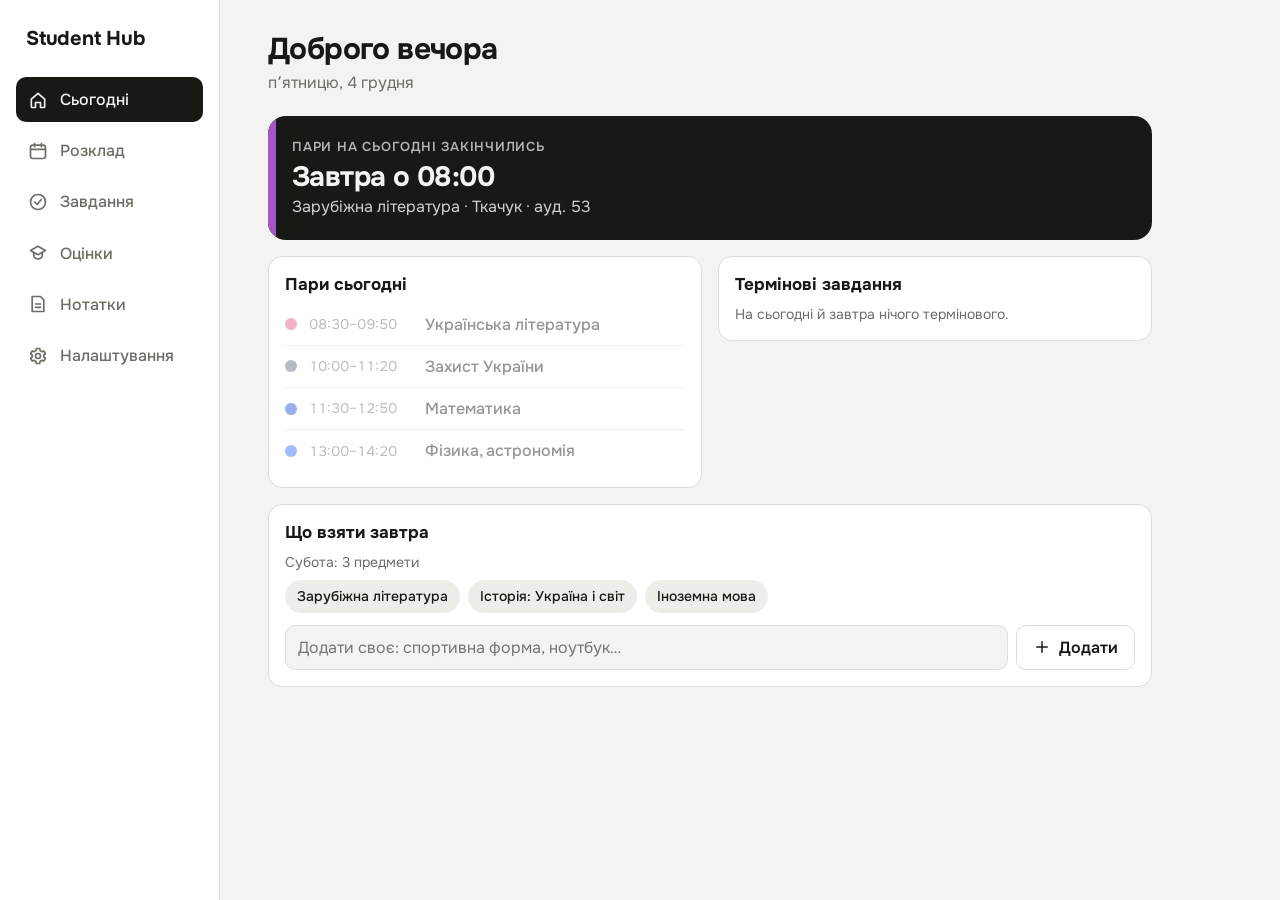
<file: index.html>
<!DOCTYPE html>
<html lang="uk">
<head>
<meta charset="utf-8">
<meta name="viewport" content="width=device-width, initial-scale=1, viewport-fit=cover">
<title>Student Hub</title>
<link rel="preconnect" href="https://fonts.googleapis.com">
<link rel="preconnect" href="https://fonts.gstatic.com" crossorigin>
<link href="https://fonts.googleapis.com/css2?family=Onest:wght@400;500;600;700&display=swap" rel="stylesheet">
<style>
:root{
  --bg:#f3f4f1; --surface:#ffffff; --surface-2:#eceee9; --ink:#171a14; --muted:#6a6f64;
  --line:#dcdfd7; --accent:#2f6df6; --accent-ink:#ffffff; --danger:#d23b3b; --ok:#2e9d62;
  --radius:14px; color-scheme:light;
}
:root[data-theme="dark"]{
  --bg:#12130f; --surface:#1b1d17; --surface-2:#24271f; --ink:#eef0e8; --muted:#9aa093;
  --line:#2f3329; --danger:#ff6b6b; --ok:#5fd394; color-scheme:dark;
}
*{box-sizing:border-box}
html,body{margin:0;height:100%}
body{font-family:"Onest",system-ui,-apple-system,"Segoe UI",sans-serif;background:var(--bg);color:var(--ink);font-size:16px;line-height:1.45}
button,input,select,textarea{font:inherit;color:inherit}
button{cursor:pointer}
:focus-visible{outline:2px solid var(--accent);outline-offset:2px}

.app{display:grid;grid-template-columns:220px 1fr;min-height:100%}
.side{position:sticky;top:0;height:100vh;padding:24px 16px;border-right:1px solid var(--line);display:flex;flex-direction:column;gap:6px;background:var(--surface)}
.brand{font-weight:700;font-size:20px;letter-spacing:-.01em;padding:0 10px 18px}
.nav-btn{display:flex;align-items:center;gap:12px;width:100%;text-align:left;padding:11px 12px;border:0;border-radius:10px;background:none;color:var(--muted);font-weight:500}
.nav-btn svg{width:20px;height:20px;flex:none}
.nav-btn:hover{background:var(--surface-2);color:var(--ink)}
.nav-btn[aria-current="page"]{background:var(--ink);color:var(--bg)}
.side .who{margin-top:auto;padding:12px;color:var(--muted);font-size:14px}

main{padding:32px clamp(16px,4vw,48px) 48px;max-width:980px;width:100%}
.page-head{display:flex;justify-content:space-between;align-items:flex-end;gap:16px;flex-wrap:wrap;margin-bottom:22px}
h1{font-size:30px;line-height:1.15;margin:0;letter-spacing:-.02em}
.sub{color:var(--muted);margin:4px 0 0}
.btn{display:inline-flex;align-items:center;gap:8px;padding:10px 16px;border-radius:10px;border:1px solid var(--line);background:var(--surface);font-weight:600}
.btn:hover{border-color:var(--ink)}
.btn.primary{background:var(--accent);border-color:var(--accent);color:var(--accent-ink)}
.btn.primary:hover{filter:brightness(1.08)}
.btn.danger{color:var(--danger)}
.btn.small{padding:6px 10px;font-size:14px}
.btn svg{width:18px;height:18px}

/* schedule */
.days{display:flex;gap:6px;overflow-x:auto;padding-bottom:4px;margin-bottom:20px}
.day{flex:1 0 auto;min-width:64px;padding:10px 12px;border:1px solid var(--line);border-radius:12px;background:var(--surface);text-align:center;font-weight:600}
.day small{display:block;color:var(--muted);font-weight:500;font-size:12px}
.day[aria-selected="true"]{background:var(--ink);border-color:var(--ink);color:var(--bg)}
.day[aria-selected="true"] small{color:inherit;opacity:.7}
.day.today:not([aria-selected="true"]){border-color:var(--accent)}
.lessons{display:flex;flex-direction:column;gap:10px}
.lesson{display:grid;grid-template-columns:76px 1fr;gap:14px;align-items:stretch}
.lesson .t{padding-top:14px;text-align:right;font-variant-numeric:tabular-nums;font-weight:600}
.lesson .t span{display:block;color:var(--muted);font-weight:400;font-size:14px}
.lesson .card{background:var(--surface);border:1px solid var(--line);border-left:6px solid var(--c);border-radius:var(--radius);padding:14px 16px}
.lesson.now .card{box-shadow:0 0 0 2px var(--c)}
.lesson .name{font-weight:600;font-size:18px}
.lesson .meta{color:var(--muted);font-size:14px;margin-top:2px}
.badge{display:inline-block;margin-left:8px;padding:2px 8px;border-radius:99px;background:var(--c);color:#fff;font-size:12px;font-weight:600;vertical-align:2px}
.empty{padding:40px 16px;text-align:center;color:var(--muted);border:1px dashed var(--line);border-radius:var(--radius)}

/* lists */
.panel{background:var(--surface);border:1px solid var(--line);border-radius:var(--radius);padding:16px}
.row-form{display:flex;gap:8px;flex-wrap:wrap;margin-bottom:16px}
.field{display:flex;flex-direction:column;gap:6px;min-width:0}
.field>span{font-size:13px;color:var(--muted);font-weight:500}
input[type=text],input[type=time],input[type=date],input[type=number],select,textarea{width:100%;padding:10px 12px;border-radius:10px;border:1px solid var(--line);background:var(--bg)}
input[type=color]{width:100%;height:42px;padding:3px;border-radius:10px;border:1px solid var(--line);background:var(--bg)}
.grow{flex:1 1 200px}
.item{display:flex;align-items:center;gap:12px;padding:12px 4px;border-top:1px solid var(--line)}
.item:first-child{border-top:0}
.item .body{flex:1;min-width:0}
.item .title{font-weight:500;overflow-wrap:anywhere}
.item .note{font-size:13px;color:var(--muted)}
.item.done .title{text-decoration:line-through;color:var(--muted)}
.item.late .note{color:var(--danger)}
.chk{width:22px;height:22px;accent-color:var(--ok);flex:none}
.icon-btn{border:0;background:none;color:var(--muted);padding:6px;border-radius:8px;display:inline-flex}
.icon-btn:hover{background:var(--surface-2);color:var(--ink)}
.icon-btn.del:hover{color:var(--danger)}
.icon-btn svg{width:18px;height:18px}

.stats{display:grid;grid-template-columns:repeat(auto-fit,minmax(150px,1fr));gap:10px;margin-bottom:16px}
.stat{background:var(--surface);border:1px solid var(--line);border-radius:var(--radius);padding:14px 16px}
.stat b{display:block;font-size:28px;letter-spacing:-.02em}
.stat span{color:var(--muted);font-size:14px}
.grade{min-width:44px;text-align:center;padding:4px 10px;border-radius:8px;background:var(--surface-2);font-weight:700;font-variant-numeric:tabular-nums}

.notes{display:grid;grid-template-columns:repeat(auto-fill,minmax(250px,1fr));gap:12px}
.note-card{background:var(--surface);border:1px solid var(--line);border-radius:var(--radius);padding:14px 16px;display:flex;flex-direction:column;gap:6px;cursor:pointer;text-align:left}
.note-card:hover{border-color:var(--ink)}
.note-card h3{margin:0;font-size:17px}
.note-card p{margin:0;color:var(--muted);font-size:14px;display:-webkit-box;-webkit-line-clamp:4;-webkit-box-orient:vertical;overflow:hidden;white-space:pre-wrap}

/* modal */
dialog{border:0;padding:0;border-radius:18px;background:var(--surface);color:var(--ink);width:min(560px,calc(100% - 24px));max-height:calc(100% - 24px);box-shadow:0 24px 80px rgba(0,0,0,.35)}
dialog::backdrop{background:rgba(10,12,8,.55);backdrop-filter:blur(3px)}
dialog[open]{animation:pop .18s ease-out}
@keyframes pop{from{opacity:0;transform:translateY(10px) scale(.98)}}
.m-head{display:flex;justify-content:space-between;align-items:center;padding:18px 20px 8px}
.m-head h2{margin:0;font-size:20px}
.m-body{padding:8px 20px 20px;display:flex;flex-direction:column;gap:14px}
.grid2{display:grid;grid-template-columns:1fr 1fr;gap:10px}
.chips{display:flex;gap:6px;flex-wrap:wrap}
.chip input{position:absolute;opacity:0;pointer-events:none}
.chip span{display:inline-block;padding:7px 12px;border:1px solid var(--line);border-radius:99px;font-weight:600;font-size:14px;cursor:pointer}
.chip input:checked+span{background:var(--ink);color:var(--bg);border-color:var(--ink)}
.chip input:focus-visible+span{outline:2px solid var(--accent);outline-offset:2px}
.actions{display:flex;gap:8px}
.mini-list{border-top:1px solid var(--line);padding-top:12px}
.mini-list h3{margin:0 0 4px;font-size:15px;color:var(--muted);font-weight:600}
.dot{width:12px;height:12px;border-radius:50%;background:var(--c);flex:none}
.toast{position:fixed;left:50%;bottom:24px;transform:translateX(-50%);background:var(--ink);color:var(--bg);padding:10px 16px;border-radius:10px;font-weight:500;opacity:0;pointer-events:none;transition:opacity .2s;z-index:50}
.toast.show{opacity:1}


/* today */
.hero{background:var(--ink);color:var(--bg);border-radius:18px;padding:22px 24px;margin-bottom:16px;position:relative;overflow:hidden}
.hero::before{content:"";position:absolute;left:0;top:0;bottom:0;width:8px;background:var(--c,var(--accent))}
.hero .kicker{font-size:13px;font-weight:600;opacity:.7;text-transform:uppercase;letter-spacing:.06em}
.hero .big{font-size:28px;font-weight:700;letter-spacing:-.02em;margin:4px 0 2px;line-height:1.15}
.hero .when{font-size:16px;opacity:.85}
.cols{display:grid;grid-template-columns:1fr 1fr;gap:16px;align-items:start}
.panel h2{margin:0 0 6px;font-size:17px}
.panel .hint{margin:0 0 8px;color:var(--muted);font-size:14px}
.tl{display:flex;gap:12px;align-items:center;padding:9px 0;border-top:1px solid var(--line)}
.tl:first-of-type{border-top:0}
.tl.past{opacity:.45}
.tl .tm{width:104px;white-space:nowrap;font-variant-numeric:tabular-nums;font-size:14px;color:var(--muted);flex:none}
.tl .nm{font-weight:500}
.tl.now .nm::after{content:"зараз";margin-left:8px;font-size:12px;font-weight:600;background:var(--c);color:#fff;border-radius:99px;padding:2px 8px}
.pack{display:flex;flex-wrap:wrap;gap:8px;margin:6px 0 12px}
.pack span{display:inline-flex;align-items:center;gap:6px;padding:6px 12px;border-radius:99px;background:var(--surface-2);font-size:14px;font-weight:500}
.pack span button{border:0;background:none;color:var(--muted);padding:0;font-size:16px;line-height:1}
.pack span button:hover{color:var(--danger)}
@media (max-width:760px){.cols{grid-template-columns:1fr}.hero .big{font-size:23px}}
@media (max-width:760px){
  .app{grid-template-columns:1fr;padding-bottom:70px}
  .side{position:fixed;inset:auto 0 0 0;height:auto;flex-direction:row;padding:6px 6px calc(6px + env(safe-area-inset-bottom));border-right:0;border-top:1px solid var(--line);z-index:20;gap:2px}
  .brand,.side .who{display:none}
  .nav-btn{flex-direction:column;gap:2px;padding:6px 2px;font-size:11px;justify-content:center;align-items:center;text-align:center}
  .nav-btn[aria-current="page"]{background:var(--surface-2);color:var(--ink)}
  main{padding-top:max(20px,env(safe-area-inset-top))}
  h1{font-size:25px}
  .lesson{grid-template-columns:58px 1fr;gap:10px}
}
@media (prefers-reduced-motion:reduce){dialog[open]{animation:none}.toast{transition:none}}
</style>
</head>
<body>
<div class="app">
  <nav class="side" aria-label="Розділи">
    <div class="brand">Student Hub</div>
    <button class="nav-btn" data-page="today"><svg viewBox="0 0 24 24" fill="none" stroke="currentColor" stroke-width="2" stroke-linecap="round" stroke-linejoin="round"><path d="M4 11l8-7 8 7v9a1 1 0 0 1-1 1h-4v-6H9v6H5a1 1 0 0 1-1-1z"/></svg>Сьогодні</button>
    <button class="nav-btn" data-page="schedule"><svg viewBox="0 0 24 24" fill="none" stroke="currentColor" stroke-width="2" stroke-linecap="round" stroke-linejoin="round"><rect x="3" y="5" width="18" height="16" rx="3"/><path d="M8 3v4M16 3v4M3 10h18"/></svg>Розклад</button>
    <button class="nav-btn" data-page="tasks"><svg viewBox="0 0 24 24" fill="none" stroke="currentColor" stroke-width="2" stroke-linecap="round" stroke-linejoin="round"><circle cx="12" cy="12" r="9"/><path d="m8 12 3 3 5-6"/></svg>Завдання</button>
    <button class="nav-btn" data-page="grades"><svg viewBox="0 0 24 24" fill="none" stroke="currentColor" stroke-width="2" stroke-linecap="round" stroke-linejoin="round"><path d="M3 9l9-5 9 5-9 5-9-5z"/><path d="M7 11.5V16c0 1.5 2.5 3 5 3s5-1.500 5-3v-4.500"/></svg>Оцінки</button>
    <button class="nav-btn" data-page="notes"><svg viewBox="0 0 24 24" fill="none" stroke="currentColor" stroke-width="2" stroke-linecap="round" stroke-linejoin="round"><path d="M5 3h10l4 4v14H5z"/><path d="M9 12h6M9 16h6"/></svg>Нотатки</button>
    <button class="nav-btn" data-page="settings"><svg viewBox="0 0 24 24" fill="none" stroke="currentColor" stroke-width="2" stroke-linecap="round" stroke-linejoin="round"><circle cx="12" cy="12" r="3"/><path d="M19 12a7 7 0 0 0-.1-1.200l2-1.500-2-3.400-2.300 1a7 7 0 0 0-2-1.200L14 3h-4l-.6 2.700a7 7 0 0 0-2 1.200l-2.300-1-2 3.400 2 1.500A7 7 0 0 0 5 12c0 .4 0 .8.100 1.200l-2 1.500 2 3.400 2.300-1a7 7 0 0 0 2 1.200L10 21h4l.6-2.700a7 7 0 0 0 2-1.200l2.300 1 2-3.400-2-1.500c.1-.4.100-.8.100-1.200z"/></svg>Налаштування</button>
    <div class="who" id="who"></div>
  </nav>
  <main id="view"></main>
</div>

<dialog id="lessonDialog" aria-labelledby="lessonTitle">
  <div class="m-head">
    <h2 id="lessonTitle">Редагування розкладу</h2>
    <button class="icon-btn" id="closeLesson" aria-label="Закрити"><svg viewBox="0 0 24 24" fill="none" stroke="currentColor" stroke-width="2" stroke-linecap="round"><path d="M6 6l12 12M18 6 6 18"/></svg></button>
  </div>
  <div class="m-body">
    <div id="formTitle" style="font-weight:600">Нова пара</div>
    <div class="grid2">
      <label class="field"><span>Предмет</span><input type="text" id="fSubject" autocomplete="off"></label>
      <label class="field"><span>Аудиторія</span><input type="text" id="fRoom" autocomplete="off"></label>
      <label class="field" style="grid-column:1/-1"><span>Викладач</span><input type="text" id="fTeacher" autocomplete="off"></label>
      <label class="field"><span>Початок</span><input type="time" id="fStart" value="08:30"></label>
      <label class="field"><span>Кінець</span><input type="time" id="fEnd" value="09:50"></label>
    </div>
    <div class="field"><span>Дні</span><div class="chips" id="fDays"></div></div>
    <label class="field" style="max-width:160px"><span>Колір</span><input type="color" id="fColor" value="#2f6df6"></label>
    <div class="actions">
      <button class="btn primary" id="saveLesson">Зберегти</button>
      <button class="btn" id="cancelEdit">Скасувати</button>
    </div>
    <div class="mini-list">
      <h3 id="listTitle">Пари цього дня</h3>
      <div id="miniList"></div>
    </div>
  </div>
</dialog>

<dialog id="noteDialog" aria-labelledby="noteDlgTitle">
  <div class="m-head">
    <h2 id="noteDlgTitle">Нотатка</h2>
    <button class="icon-btn" id="closeNote" aria-label="Закрити"><svg viewBox="0 0 24 24" fill="none" stroke="currentColor" stroke-width="2" stroke-linecap="round"><path d="M6 6l12 12M18 6 6 18"/></svg></button>
  </div>
  <div class="m-body">
    <label class="field"><span>Заголовок</span><input type="text" id="nTitle"></label>
    <label class="field"><span>Текст</span><textarea id="nText" rows="8"></textarea></label>
    <div class="actions">
      <button class="btn primary" id="saveNote">Зберегти</button>
      <button class="btn danger" id="delNote">Видалити</button>
    </div>
  </div>
</dialog>

<div class="toast" id="toast" role="status"></div>

<script>
(function(){
  const KEY = 'studenthub.v2';
  const DAYS = ['Пн','Вт','Ср','Чт','Пт','Сб','Нд'];
  const DAYS_FULL = ['Понеділок','Вівторок','Середа','Четвер','Пʼятниця','Субота','Неділя'];
  /* ---- Готовий розклад 11-ІТ ---- */
  const WEEK = [['08:30','09:50'],['10:00','11:20'],['11:30','12:50'],['13:00','14:20']];
  const SAT  = [['08:00','09:00'],['09:10','10:10'],['10:20','11:20']];
  const COLORS = {'Фізична культура':'#e8743b','Українська мова':'#d9453d','Біологія, екологія':'#2e9d62','Зарубіжна література':'#a855c7','Історія: Україна і світ':'#8a6a3b','Іноземна мова':'#0ea5b7','Хімія':'#c79a00','Фізика, астрономія':'#2f6df6','Інформатика':'#4c5bd4','Українська література':'#e0577f','Географія':'#5a9a2f','Математика':'#1d4ed8','Захист України':'#5f6b7a'};
  // [день 0=Пн, номер пари, предмет, викладач]
  const PLAN = [
    [1,1,'Фізична культура','Турчик'],[1,2,'Українська мова','Миронюк'],[1,3,'Біологія, екологія','Зіняч'],
    [2,1,'Хімія','Зіняч'],[2,2,'Фізика, астрономія','Грицик'],[2,3,'Інформатика','Гребіненко'],
    [3,1,'Зарубіжна література','Ткачук'],[3,2,'Історія: Україна і світ','Коняхін'],[3,3,'Іноземна мова','Музичук'],
    [4,1,'Українська література','Миронюк'],[4,2,'Захист України','Шмігель'],[4,3,'Математика','Герасимчук'],[4,4,'Фізика, астрономія','Грицик'],
    [0,1,'Хімія','Зіняч'],[0,2,'Фізика, астрономія','Грицик'],[0,3,'Математика','Герасимчук'],
    [5,1,'Зарубіжна література','Ткачук'],[5,2,'Історія: Україна і світ','Коняхін'],[5,3,'Іноземна мова','Музичук']
  ];
  const SEED = PLAN.map(([d,n,subject,teacher],i)=>{
    const [start,end] = (d===5?SAT:WEEK)[n-1];
    return {id:'s'+i, subject, teacher, room:'53', start, end, color:COLORS[subject]||'#2f6df6', days:[d]};
  });
  const defaults = {seeded:true,seedVersion:3,lessons:SEED,tasks:[],grades:[],notes:[],settings:{name:'',theme:'light',accent:'#2f6df6'}};

  let state = load();
  let page = (function(){ try{ return location.hash.slice(1); }catch(e){ return ''; } })() || 'today';
  if(!['today','schedule','tasks','grades','notes','settings'].includes(page)) page = 'today';
  const todayIdx = (new Date().getDay() + 6) % 7;
  let selDay = todayIdx;
  let editingId = null;
  let editingNote = null;

  const $ = s => document.querySelector(s);
  const view = $('#view');
  const uid = () => Math.random().toString(36).slice(2,9) + Date.now().toString(36).slice(-3);
  const esc = s => String(s ?? '').replace(/[&<>"']/g, c => ({'&':'&amp;','<':'&lt;','>':'&gt;','"':'&quot;',"'":'&#39;'}[c]));

  function load(){
    try{
      const s = JSON.parse(localStorage.getItem(KEY));
      if(s){
        const st = {...structuredClone(defaults), ...s, settings:{...defaults.settings, ...(s.settings||{})}};
        const untouched = (s.lessons||[]).every(l => /^s\d+$/.test(l.id));
        if((!s.seeded && !(s.lessons||[]).length) || (s.seedVersion!==3 && untouched)){ st.lessons = structuredClone(SEED); }
        st.seeded = true; st.seedVersion = 3;
        return st;
      }
    }catch(e){}
    return structuredClone(defaults);
  }
  function save(){ try{ localStorage.setItem(KEY, JSON.stringify(state)); }catch(e){ toast('Не вдалося зберегти дані'); } }
  function toast(msg){ const t=$('#toast'); t.textContent=msg; t.classList.add('show'); clearTimeout(toast.t); toast.t=setTimeout(()=>t.classList.remove('show'),1800); }

  function applyTheme(){
    const r = document.documentElement;
    r.dataset.theme = state.settings.theme;
    r.style.setProperty('--accent', state.settings.accent);
    $('#who').textContent = state.settings.name ? 'Привіт, ' + state.settings.name : '';
  }

  const icoEdit = '<svg viewBox="0 0 24 24" fill="none" stroke="currentColor" stroke-width="2" stroke-linecap="round" stroke-linejoin="round"><path d="M4 20h4L19 9l-4-4L4 16z"/></svg>';
  const icoDel = '<svg viewBox="0 0 24 24" fill="none" stroke="currentColor" stroke-width="2" stroke-linecap="round" stroke-linejoin="round"><path d="M4 7h16M10 11v6M14 11v6M6 7l1 13h10l1-13M9 7V4h6v3"/></svg>';
  const icoPlus = '<svg viewBox="0 0 24 24" fill="none" stroke="currentColor" stroke-width="2" stroke-linecap="round"><path d="M12 5v14M5 12h14"/></svg>';

  /* ---------- routing ---------- */
  function go(p){ page = p; try{ history.replaceState(null,'','#'+p); }catch(e){} render(); }
  document.querySelectorAll('.nav-btn').forEach(b => b.addEventListener('click', () => go(b.dataset.page)));

  function render(){
    document.querySelectorAll('.nav-btn').forEach(b => b.toggleAttribute('aria-current', b.dataset.page === page) || b.removeAttribute('aria-current'));
    document.querySelectorAll('.nav-btn').forEach(b => { if(b.dataset.page===page) b.setAttribute('aria-current','page'); });
    ({today:rToday,schedule:rSchedule,tasks:rTasks,grades:rGrades,notes:rNotes,settings:rSettings}[page] || rToday)();
  }


  /* ---------- today ---------- */
  function fmtIn(min){
    if(min<=0) return 'зараз';
    const h = Math.floor(min/60), m = min%60;
    return 'через ' + (h ? h+' год ' : '') + (m||!h ? m+' хв' : '');
  }
  function rToday(){
    const now = new Date(), nowMin = now.getHours()*60+now.getMinutes();
    const list = dayLessons(todayIdx);
    const cur = list.find(l => nowMin>=toMin(l.start) && nowMin<toMin(l.end));
    const nxt = list.find(l => toMin(l.start)>nowMin);
    const hour = now.getHours();
    const greet = hour<5 ? 'Доброї ночі' : hour<12 ? 'Доброго ранку' : hour<18 ? 'Доброго дня' : 'Доброго вечора';
    const dateStr = now.toLocaleDateString('uk-UA',{weekday:'long',day:'numeric',month:'long'});

    let hero;
    const meta = l => [l.teacher, l.room?'ауд. '+l.room:''].filter(Boolean).map(esc).join(' · ');
    if(cur){
      hero = `<div class="hero" style="--c:${esc(cur.color)}"><div class="kicker">Зараз іде</div><div class="big">${esc(cur.subject)}</div>
        <div class="when">до ${esc(cur.end)} · лишилось ${toMin(cur.end)-nowMin} хв${meta(cur)?' · '+meta(cur):''}</div></div>`;
    } else if(nxt){
      hero = `<div class="hero" style="--c:${esc(nxt.color)}"><div class="kicker">Наступна пара</div><div class="big">${esc(nxt.subject)}</div>
        <div class="when">${esc(nxt.start)} · ${fmtIn(toMin(nxt.start)-nowMin)}${meta(nxt)?' · '+meta(nxt):''}</div></div>`;
    } else {
      let found = null;
      for(let k=1;k<=7 && !found;k++){ const d=(todayIdx+k)%7, ls=dayLessons(d); if(ls.length) found={k,d,l:ls[0]}; }
      hero = found
        ? `<div class="hero" style="--c:${esc(found.l.color)}"><div class="kicker">${list.length?'Пари на сьогодні закінчились':'Сьогодні пар немає'}</div>
            <div class="big">${found.k===1?'Завтра':DAYS_FULL[found.d]} о ${esc(found.l.start)}</div><div class="when">${esc(found.l.subject)}${meta(found.l)?' · '+meta(found.l):''}</div></div>`
        : `<div class="hero"><div class="kicker">Розклад порожній</div><div class="big">Додай пари у вкладці «Розклад»</div></div>`;
    }

    const todayISO = (d => d.getFullYear()+'-'+String(d.getMonth()+1).padStart(2,'0')+'-'+String(d.getDate()).padStart(2,'0'))(now);
    const tmr = new Date(now.getFullYear(), now.getMonth(), now.getDate()+1);
    const tmrISO = tmr.getFullYear()+'-'+String(tmr.getMonth()+1).padStart(2,'0')+'-'+String(tmr.getDate()).padStart(2,'0');
    const tasks = state.tasks.filter(t => !t.done && t.due && t.due<=tmrISO).sort((a,b)=>a.due.localeCompare(b.due));

    const tomorrowIdx = (todayIdx+1)%7;
    const subjects = [...new Set(dayLessons(tomorrowIdx).map(l=>l.subject))];
    const extras = state.extras || [];

    view.innerHTML = `
      <div class="page-head"><div><h1>${greet}${state.settings.name?', '+esc(state.settings.name):''}</h1><p class="sub">${esc(dateStr)}</p></div></div>
      ${hero}
      <div class="cols">
        <div class="panel"><h2>Пари сьогодні</h2>
          ${list.length ? list.map(l=>{
            const live = nowMin>=toMin(l.start) && nowMin<toMin(l.end), past = nowMin>=toMin(l.end);
            return `<div class="tl ${live?'now':''} ${past?'past':''}" style="--c:${esc(l.color)}"><span class="dot"></span><span class="tm">${esc(l.start)}–${esc(l.end)}</span><span class="nm">${esc(l.subject)}</span></div>`;
          }).join('') : '<p class="hint" style="margin:0">Сьогодні вільний день.</p>'}
        </div>
        <div class="panel"><h2>Термінові завдання</h2>
          ${tasks.length ? tasks.map(t=>`<div class="item ${t.due<todayISO?'late':''}"><input type="checkbox" class="chk" data-id="${t.id}" aria-label="Виконано"><div class="body"><div class="title">${esc(t.text)}</div><div class="note">${t.due<todayISO?'Прострочено':t.due===todayISO?'Сьогодні':'Завтра'}</div></div></div>`).join('') : '<p class="hint" style="margin:0">На сьогодні й завтра нічого термінового.</p>'}
        </div>
        <div class="panel" style="grid-column:1/-1"><h2>Що взяти завтра</h2>
          <p class="hint">${subjects.length ? DAYS_FULL[tomorrowIdx]+': '+subjects.length+' '+(subjects.length>4?'предметів':'предмети') : 'Завтра ('+DAYS_FULL[tomorrowIdx].toLowerCase()+') пар немає.'}</p>
          <div class="pack">${subjects.map(x=>`<span>${esc(x)}</span>`).join('')}${extras.map((x,i)=>`<span>${esc(x)}<button data-x="${i}" aria-label="Прибрати">×</button></span>`).join('')}</div>
          <form class="row-form" id="extraForm" style="margin:0"><input type="text" class="grow" id="extraText" placeholder="Додати своє: спортивна форма, ноутбук…" aria-label="Додати річ"><button class="btn" type="submit">${icoPlus}Додати</button></form>
        </div>
      </div>`;
    view.querySelectorAll('.chk').forEach(c=>c.addEventListener('change',()=>{ state.tasks.find(t=>t.id===c.dataset.id).done = c.checked; save(); rToday(); }));
    view.querySelectorAll('[data-x]').forEach(b=>b.addEventListener('click',()=>{ state.extras.splice(+b.dataset.x,1); save(); rToday(); }));
    $('#extraForm').addEventListener('submit', e => {
      e.preventDefault(); const v = $('#extraText').value.trim(); if(!v) return;
      (state.extras ||= []).push(v); save(); rToday();
    });
  }

  /* ---------- schedule ---------- */
  const toMin = t => { const [h,m] = t.split(':').map(Number); return h*60+m; };
  const dayLessons = d => state.lessons.filter(l => l.days.includes(d)).sort((a,b)=>toMin(a.start)-toMin(b.start));

  function rSchedule(){
    const list = dayLessons(selDay);
    const now = new Date(); const nowMin = now.getHours()*60+now.getMinutes();
    view.innerHTML = `
      <div class="page-head">
        <div><h1>Розклад</h1><p class="sub">${DAYS_FULL[selDay]}${selDay===todayIdx?' · сьогодні':''}</p></div>
        <button class="btn primary" id="editSchedule">${icoEdit}Редагувати розклад</button>
      </div>
      <div class="days" role="tablist">
        ${DAYS.map((d,i)=>`<button class="day ${i===todayIdx?'today':''}" role="tab" aria-selected="${i===selDay}" data-d="${i}">${d}<small>${dayLessons(i).length} пар</small></button>`).join('')}
      </div>
      <div class="lessons">
        ${list.length ? list.map(l=>{
          const live = selDay===todayIdx && nowMin>=toMin(l.start) && nowMin<toMin(l.end);
          return `<div class="lesson ${live?'now':''}" style="--c:${esc(l.color)}">
            <div class="t">${esc(l.start)}<span>${esc(l.end)}</span></div>
            <div class="card"><div class="name">${esc(l.subject)}${live?'<span class="badge">іде зараз</span>':''}</div>
            <div class="meta">${[l.teacher?esc(l.teacher):'', l.room?'ауд. '+esc(l.room):''].filter(Boolean).join(' · ')||'Без деталей'}</div></div>
          </div>`;}).join('') : `<div class="empty">На цей день пар немає.<br>Натисни «Редагувати розклад», щоб додати.</div>`}
      </div>`;
    view.querySelectorAll('.day').forEach(b => b.addEventListener('click', () => { selDay = +b.dataset.d; rSchedule(); }));
    $('#editSchedule').addEventListener('click', openLessonDialog);
  }

  /* schedule modal */
  const ld = $('#lessonDialog');
  function buildDayChips(selected){
    $('#fDays').innerHTML = DAYS.map((d,i)=>`<label class="chip"><input type="checkbox" value="${i}" ${selected.includes(i)?'checked':''}><span>${d}</span></label>`).join('');
  }
  function resetForm(){
    editingId = null;
    $('#formTitle').textContent = 'Нова пара';
    $('#fSubject').value=''; $('#fRoom').value='53'; $('#fTeacher').value='';
    $('#fStart').value='08:30'; $('#fEnd').value='09:50';
    $('#fColor').value = state.settings.accent;
    buildDayChips([selDay]);
  }
  function renderMini(){
    const list = dayLessons(selDay);
    $('#listTitle').textContent = 'Пари: ' + DAYS_FULL[selDay].toLowerCase();
    $('#miniList').innerHTML = list.length ? list.map(l=>`
      <div class="item" style="--c:${esc(l.color)}">
        <span class="dot"></span>
        <div class="body"><div class="title">${esc(l.subject)}</div><div class="note">${esc(l.start)}–${esc(l.end)}${l.teacher?' · '+esc(l.teacher):''}${l.room?' · ауд. '+esc(l.room):''}</div></div>
        <button class="icon-btn" data-edit="${l.id}" aria-label="Змінити">${icoEdit}</button>
        <button class="icon-btn del" data-del="${l.id}" aria-label="Видалити">${icoDel}</button>
      </div>`).join('') : '<div class="note" style="color:var(--muted);padding:8px 0">Поки порожньо.</div>';
    $('#miniList').querySelectorAll('[data-edit]').forEach(b=>b.addEventListener('click',()=>startEdit(b.dataset.edit)));
    $('#miniList').querySelectorAll('[data-del]').forEach(b=>b.addEventListener('click',()=>{
      state.lessons = state.lessons.filter(l=>l.id!==b.dataset.del);
      if(editingId===b.dataset.del) resetForm();
      save(); renderMini(); rSchedule(); toast('Пару видалено');
    }));
  }
  function startEdit(id){
    const l = state.lessons.find(x=>x.id===id); if(!l) return;
    editingId = id;
    $('#formTitle').textContent = 'Змінити пару';
    $('#fSubject').value=l.subject; $('#fRoom').value=l.room; $('#fTeacher').value=l.teacher||'';
    $('#fStart').value=l.start; $('#fEnd').value=l.end; $('#fColor').value=l.color;
    buildDayChips(l.days);
    $('#fSubject').focus();
  }
  function openLessonDialog(){ resetForm(); renderMini(); ld.showModal(); }
  $('#closeLesson').addEventListener('click', ()=>ld.close());
  $('#cancelEdit').addEventListener('click', resetForm);
  ld.addEventListener('click', e => { if(e.target===ld) ld.close(); });
  $('#saveLesson').addEventListener('click', () => {
    const subject = $('#fSubject').value.trim();
    const days = [...$('#fDays').querySelectorAll('input:checked')].map(i=>+i.value);
    const start = $('#fStart').value, end = $('#fEnd').value;
    if(!subject){ toast('Вкажи назву предмета'); $('#fSubject').focus(); return; }
    if(!days.length){ toast('Обери хоча б один день'); return; }
    if(!start || !end || toMin(end) <= toMin(start)){ toast('Кінець має бути пізніше за початок'); return; }
    const data = {subject, room:$('#fRoom').value.trim(), teacher:$('#fTeacher').value.trim(), start, end, color:$('#fColor').value, days};
    if(editingId){ Object.assign(state.lessons.find(l=>l.id===editingId), data); }
    else state.lessons.push({id:uid(), ...data});
    save(); toast(editingId ? 'Пару змінено' : 'Пару додано');
    resetForm(); renderMini(); rSchedule();
  });

  /* ---------- tasks ---------- */
  function rTasks(){
    const open = state.tasks.filter(t=>!t.done).length;
    const sorted = [...state.tasks].sort((a,b)=> a.done-b.done || (a.due||'9').localeCompare(b.due||'9'));
    const today = new Date().toISOString().slice(0,10);
    view.innerHTML = `
      <div class="page-head"><div><h1>Завдання</h1><p class="sub">${open ? 'Залишилось: '+open : 'Усе зроблено'}</p></div></div>
      <div class="panel">
        <form class="row-form" id="taskForm">
          <input type="text" class="grow" id="tText" placeholder="Що потрібно зробити?" aria-label="Завдання" required>
          <input type="date" id="tDue" aria-label="Термін" style="width:auto">
          <button class="btn primary" type="submit">${icoPlus}Додати</button>
        </form>
        <div>${sorted.length ? sorted.map(t=>`
          <div class="item ${t.done?'done':''} ${!t.done&&t.due&&t.due<today?'late':''}">
            <input type="checkbox" class="chk" data-id="${t.id}" ${t.done?'checked':''} aria-label="Виконано">
            <div class="body"><div class="title">${esc(t.text)}</div>${t.due?`<div class="note">${!t.done&&t.due<today?'Прострочено · ':'До '}${t.due.split('-').reverse().join('.')}</div>`:''}</div>
            <button class="icon-btn del" data-del="${t.id}" aria-label="Видалити">${icoDel}</button>
          </div>`).join('') : '<div class="empty">Завдань поки немає.</div>'}</div>
      </div>`;
    $('#taskForm').addEventListener('submit', e => {
      e.preventDefault();
      const text = $('#tText').value.trim(); if(!text) return;
      state.tasks.push({id:uid(), text, due:$('#tDue').value, done:false});
      save(); rTasks();
    });
    view.querySelectorAll('.chk').forEach(c=>c.addEventListener('change',()=>{ state.tasks.find(t=>t.id===c.dataset.id).done = c.checked; save(); rTasks(); }));
    view.querySelectorAll('[data-del]').forEach(b=>b.addEventListener('click',()=>{ state.tasks = state.tasks.filter(t=>t.id!==b.dataset.del); save(); rTasks(); }));
  }

  /* ---------- grades ---------- */
  function rGrades(){
    const g = state.grades;
    const avg = a => a.length ? (a.reduce((s,x)=>s+x.value,0)/a.length) : null;
    const bySubj = {};
    g.forEach(x => (bySubj[x.subject] ||= []).push(x));
    const total = avg(g);
    view.innerHTML = `
      <div class="page-head"><div><h1>Оцінки</h1><p class="sub">Середній бал по предметах</p></div></div>
      <div class="stats">
        <div class="stat"><b>${total===null?'—':total.toFixed(1)}</b><span>Загальний середній</span></div>
        <div class="stat"><b>${g.length}</b><span>Усього оцінок</span></div>
        <div class="stat"><b>${Object.keys(bySubj).length}</b><span>Предметів</span></div>
      </div>
      <div class="panel">
        <form class="row-form" id="gForm">
          <input type="text" class="grow" id="gSubj" list="subjList" placeholder="Предмет" aria-label="Предмет" required>
          <datalist id="subjList">${[...new Set([...state.lessons.map(l=>l.subject),...Object.keys(bySubj)])].map(s=>`<option value="${esc(s)}">`).join('')}</datalist>
          <input type="number" id="gVal" min="0" max="100" step="0.5" placeholder="Оцінка" aria-label="Оцінка" style="width:110px" required>
          <button class="btn primary" type="submit">${icoPlus}Додати</button>
        </form>
        ${Object.keys(bySubj).length ? Object.entries(bySubj).map(([s,arr])=>`
          <div class="item"><div class="body"><div class="title">${esc(s)}</div>
            <div class="note">${arr.map((x,i)=>`<button class="icon-btn" style="padding:0 4px;font-size:13px" data-del="${x.id}" title="Видалити оцінку">${esc(x.value)}</button>`).join(' ')}</div></div>
            <span class="grade">${avg(arr).toFixed(1)}</span></div>`).join('') : '<div class="empty">Додай першу оцінку.</div>'}
      </div>
      ${g.length?'<p class="sub" style="margin-top:10px;font-size:13px">Щоб видалити оцінку, натисни на неї.</p>':''}`;
    $('#gForm').addEventListener('submit', e => {
      e.preventDefault();
      const subject = $('#gSubj').value.trim(), value = parseFloat($('#gVal').value);
      if(!subject || isNaN(value)) return;
      state.grades.push({id:uid(), subject, value}); save(); rGrades();
    });
    view.querySelectorAll('[data-del]').forEach(b=>b.addEventListener('click',()=>{ state.grades = state.grades.filter(x=>x.id!==b.dataset.del); save(); rGrades(); }));
  }

  /* ---------- notes ---------- */
  const nd = $('#noteDialog');
  function rNotes(){
    view.innerHTML = `
      <div class="page-head"><div><h1>Нотатки</h1><p class="sub">${state.notes.length} шт.</p></div>
        <button class="btn primary" id="newNote">${icoPlus}Нова нотатка</button></div>
      ${state.notes.length ? `<div class="notes">${state.notes.map(n=>`<button class="note-card" data-id="${n.id}"><h3>${esc(n.title||'Без назви')}</h3><p>${esc(n.text)}</p></button>`).join('')}</div>` : '<div class="empty">Нотаток поки немає.</div>'}`;
    $('#newNote').addEventListener('click', () => openNote(null));
    view.querySelectorAll('.note-card').forEach(c=>c.addEventListener('click',()=>openNote(c.dataset.id)));
  }
  function openNote(id){
    editingNote = id;
    const n = state.notes.find(x=>x.id===id);
    $('#nTitle').value = n?n.title:''; $('#nText').value = n?n.text:'';
    $('#delNote').style.display = n ? '' : 'none';
    nd.showModal(); $('#nTitle').focus();
  }
  $('#closeNote').addEventListener('click',()=>nd.close());
  nd.addEventListener('click', e => { if(e.target===nd) nd.close(); });
  $('#saveNote').addEventListener('click', () => {
    const title = $('#nTitle').value.trim(), text = $('#nText').value;
    if(!title && !text.trim()){ nd.close(); return; }
    if(editingNote) Object.assign(state.notes.find(n=>n.id===editingNote), {title,text});
    else state.notes.unshift({id:uid(), title, text});
    save(); nd.close(); rNotes();
  });
  $('#delNote').addEventListener('click', () => { state.notes = state.notes.filter(n=>n.id!==editingNote); save(); nd.close(); rNotes(); });

  /* ---------- settings ---------- */
  function rSettings(){
    const s = state.settings;
    view.innerHTML = `
      <div class="page-head"><div><h1>Налаштування</h1></div></div>
      <div class="panel" style="display:flex;flex-direction:column;gap:16px;max-width:520px">
        <label class="field"><span>Імʼя</span><input type="text" id="sName" value="${esc(s.name)}" placeholder="Як до тебе звертатись?"></label>
        <label class="field"><span>Тема</span>
          <select id="sTheme"><option value="light" ${s.theme==='light'?'selected':''}>Світла</option><option value="dark" ${s.theme==='dark'?'selected':''}>Темна</option></select></label>
        <label class="field" style="max-width:160px"><span>Акцентний колір</span><input type="color" id="sAccent" value="${esc(s.accent)}"></label>
        <div class="actions" style="flex-wrap:wrap">
          <button class="btn" id="exp">Експортувати дані</button>
          <label class="btn" style="cursor:pointer">Імпортувати<input type="file" id="imp" accept="application/json" hidden></label>
          <button class="btn danger" id="reset">Скинути до початкових</button>
        </div>
      </div>`;
    $('#sName').addEventListener('input', e => { state.settings.name = e.target.value; save(); applyTheme(); });
    $('#sTheme').addEventListener('change', e => { state.settings.theme = e.target.value; save(); applyTheme(); });
    $('#sAccent').addEventListener('input', e => { state.settings.accent = e.target.value; save(); applyTheme(); });
    $('#exp').addEventListener('click', () => {
      const a = document.createElement('a');
      a.href = URL.createObjectURL(new Blob([JSON.stringify(state,null,2)],{type:'application/json'}));
      a.download = 'student-hub.json'; a.click(); URL.revokeObjectURL(a.href);
    });
    $('#imp').addEventListener('change', e => {
      const f = e.target.files[0]; if(!f) return;
      const r = new FileReader();
      r.onload = () => { try{ const d = JSON.parse(r.result); state = {...defaults, ...d, settings:{...defaults.settings,...(d.settings||{})}}; save(); applyTheme(); toast('Дані імпортовано'); render(); }catch(err){ toast('Файл не підходить'); } };
      r.readAsText(f);
    });
    $('#reset').addEventListener('click', () => { if(confirm('Скинути все до початкового розкладу? Твої зміни, завдання, оцінки й нотатки зникнуть.')){ state = structuredClone(defaults); save(); applyTheme(); render(); } });
  }

  applyTheme();
  render();
  setInterval(() => { if(ld.open || nd.open) return; const a=document.activeElement; if(a && /INPUT|TEXTAREA|SELECT/.test(a.tagName)) return; if(page==='schedule') rSchedule(); else if(page==='today') rToday(); }, 60000);
})();
</script>
</body>
</html>
</file>
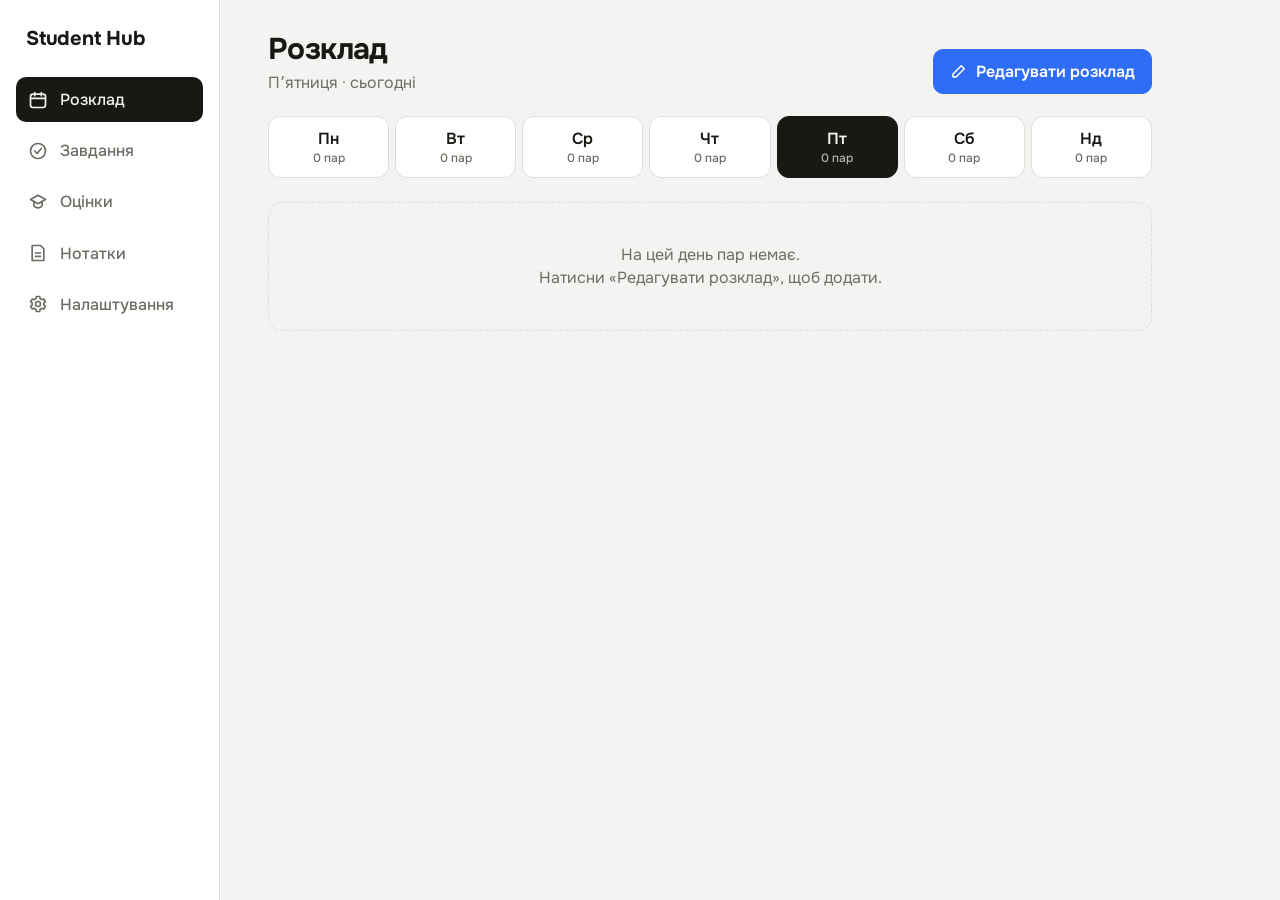
<file: index (1).html>
<!DOCTYPE html>
<html lang="uk">
<head>
<meta charset="utf-8">
<meta name="viewport" content="width=device-width, initial-scale=1, viewport-fit=cover">
<title>Student Hub</title>
<link rel="preconnect" href="https://fonts.googleapis.com">
<link rel="preconnect" href="https://fonts.gstatic.com" crossorigin>
<link href="https://fonts.googleapis.com/css2?family=Onest:wght@400;500;600;700&display=swap" rel="stylesheet">
<style>
:root{
  --bg:#f3f4f1; --surface:#ffffff; --surface-2:#eceee9; --ink:#171a14; --muted:#6a6f64;
  --line:#dcdfd7; --accent:#2f6df6; --accent-ink:#ffffff; --danger:#d23b3b; --ok:#2e9d62;
  --radius:14px; color-scheme:light;
}
:root[data-theme="dark"]{
  --bg:#12130f; --surface:#1b1d17; --surface-2:#24271f; --ink:#eef0e8; --muted:#9aa093;
  --line:#2f3329; --danger:#ff6b6b; --ok:#5fd394; color-scheme:dark;
}
*{box-sizing:border-box}
html,body{margin:0;height:100%}
body{font-family:"Onest",system-ui,-apple-system,"Segoe UI",sans-serif;background:var(--bg);color:var(--ink);font-size:16px;line-height:1.45}
button,input,select,textarea{font:inherit;color:inherit}
button{cursor:pointer}
:focus-visible{outline:2px solid var(--accent);outline-offset:2px}

.app{display:grid;grid-template-columns:220px 1fr;min-height:100%}
.side{position:sticky;top:0;height:100vh;padding:24px 16px;border-right:1px solid var(--line);display:flex;flex-direction:column;gap:6px;background:var(--surface)}
.brand{font-weight:700;font-size:20px;letter-spacing:-.01em;padding:0 10px 18px}
.nav-btn{display:flex;align-items:center;gap:12px;width:100%;text-align:left;padding:11px 12px;border:0;border-radius:10px;background:none;color:var(--muted);font-weight:500}
.nav-btn svg{width:20px;height:20px;flex:none}
.nav-btn:hover{background:var(--surface-2);color:var(--ink)}
.nav-btn[aria-current="page"]{background:var(--ink);color:var(--bg)}
.side .who{margin-top:auto;padding:12px;color:var(--muted);font-size:14px}

main{padding:32px clamp(16px,4vw,48px) 48px;max-width:980px;width:100%}
.page-head{display:flex;justify-content:space-between;align-items:flex-end;gap:16px;flex-wrap:wrap;margin-bottom:22px}
h1{font-size:30px;line-height:1.15;margin:0;letter-spacing:-.02em}
.sub{color:var(--muted);margin:4px 0 0}
.btn{display:inline-flex;align-items:center;gap:8px;padding:10px 16px;border-radius:10px;border:1px solid var(--line);background:var(--surface);font-weight:600}
.btn:hover{border-color:var(--ink)}
.btn.primary{background:var(--accent);border-color:var(--accent);color:var(--accent-ink)}
.btn.primary:hover{filter:brightness(1.08)}
.btn.danger{color:var(--danger)}
.btn.small{padding:6px 10px;font-size:14px}
.btn svg{width:18px;height:18px}

/* schedule */
.days{display:flex;gap:6px;overflow-x:auto;padding-bottom:4px;margin-bottom:20px}
.day{flex:1 0 auto;min-width:64px;padding:10px 12px;border:1px solid var(--line);border-radius:12px;background:var(--surface);text-align:center;font-weight:600}
.day small{display:block;color:var(--muted);font-weight:500;font-size:12px}
.day[aria-selected="true"]{background:var(--ink);border-color:var(--ink);color:var(--bg)}
.day[aria-selected="true"] small{color:inherit;opacity:.7}
.day.today:not([aria-selected="true"]){border-color:var(--accent)}
.lessons{display:flex;flex-direction:column;gap:10px}
.lesson{display:grid;grid-template-columns:76px 1fr;gap:14px;align-items:stretch}
.lesson .t{padding-top:14px;text-align:right;font-variant-numeric:tabular-nums;font-weight:600}
.lesson .t span{display:block;color:var(--muted);font-weight:400;font-size:14px}
.lesson .card{background:var(--surface);border:1px solid var(--line);border-left:6px solid var(--c);border-radius:var(--radius);padding:14px 16px}
.lesson.now .card{box-shadow:0 0 0 2px var(--c)}
.lesson .name{font-weight:600;font-size:18px}
.lesson .meta{color:var(--muted);font-size:14px;margin-top:2px}
.badge{display:inline-block;margin-left:8px;padding:2px 8px;border-radius:99px;background:var(--c);color:#fff;font-size:12px;font-weight:600;vertical-align:2px}
.empty{padding:40px 16px;text-align:center;color:var(--muted);border:1px dashed var(--line);border-radius:var(--radius)}

/* lists */
.panel{background:var(--surface);border:1px solid var(--line);border-radius:var(--radius);padding:16px}
.row-form{display:flex;gap:8px;flex-wrap:wrap;margin-bottom:16px}
.field{display:flex;flex-direction:column;gap:6px;min-width:0}
.field>span{font-size:13px;color:var(--muted);font-weight:500}
input[type=text],input[type=time],input[type=date],input[type=number],select,textarea{width:100%;padding:10px 12px;border-radius:10px;border:1px solid var(--line);background:var(--bg)}
input[type=color]{width:100%;height:42px;padding:3px;border-radius:10px;border:1px solid var(--line);background:var(--bg)}
.grow{flex:1 1 200px}
.item{display:flex;align-items:center;gap:12px;padding:12px 4px;border-top:1px solid var(--line)}
.item:first-child{border-top:0}
.item .body{flex:1;min-width:0}
.item .title{font-weight:500;overflow-wrap:anywhere}
.item .note{font-size:13px;color:var(--muted)}
.item.done .title{text-decoration:line-through;color:var(--muted)}
.item.late .note{color:var(--danger)}
.chk{width:22px;height:22px;accent-color:var(--ok);flex:none}
.icon-btn{border:0;background:none;color:var(--muted);padding:6px;border-radius:8px;display:inline-flex}
.icon-btn:hover{background:var(--surface-2);color:var(--ink)}
.icon-btn.del:hover{color:var(--danger)}
.icon-btn svg{width:18px;height:18px}

.stats{display:grid;grid-template-columns:repeat(auto-fit,minmax(150px,1fr));gap:10px;margin-bottom:16px}
.stat{background:var(--surface);border:1px solid var(--line);border-radius:var(--radius);padding:14px 16px}
.stat b{display:block;font-size:28px;letter-spacing:-.02em}
.stat span{color:var(--muted);font-size:14px}
.grade{min-width:44px;text-align:center;padding:4px 10px;border-radius:8px;background:var(--surface-2);font-weight:700;font-variant-numeric:tabular-nums}

.notes{display:grid;grid-template-columns:repeat(auto-fill,minmax(250px,1fr));gap:12px}
.note-card{background:var(--surface);border:1px solid var(--line);border-radius:var(--radius);padding:14px 16px;display:flex;flex-direction:column;gap:6px;cursor:pointer;text-align:left}
.note-card:hover{border-color:var(--ink)}
.note-card h3{margin:0;font-size:17px}
.note-card p{margin:0;color:var(--muted);font-size:14px;display:-webkit-box;-webkit-line-clamp:4;-webkit-box-orient:vertical;overflow:hidden;white-space:pre-wrap}

/* modal */
dialog{border:0;padding:0;border-radius:18px;background:var(--surface);color:var(--ink);width:min(560px,calc(100% - 24px));max-height:calc(100% - 24px);box-shadow:0 24px 80px rgba(0,0,0,.35)}
dialog::backdrop{background:rgba(10,12,8,.55);backdrop-filter:blur(3px)}
dialog[open]{animation:pop .18s ease-out}
@keyframes pop{from{opacity:0;transform:translateY(10px) scale(.98)}}
.m-head{display:flex;justify-content:space-between;align-items:center;padding:18px 20px 8px}
.m-head h2{margin:0;font-size:20px}
.m-body{padding:8px 20px 20px;display:flex;flex-direction:column;gap:14px}
.grid2{display:grid;grid-template-columns:1fr 1fr;gap:10px}
.chips{display:flex;gap:6px;flex-wrap:wrap}
.chip input{position:absolute;opacity:0;pointer-events:none}
.chip span{display:inline-block;padding:7px 12px;border:1px solid var(--line);border-radius:99px;font-weight:600;font-size:14px;cursor:pointer}
.chip input:checked+span{background:var(--ink);color:var(--bg);border-color:var(--ink)}
.chip input:focus-visible+span{outline:2px solid var(--accent);outline-offset:2px}
.actions{display:flex;gap:8px}
.mini-list{border-top:1px solid var(--line);padding-top:12px}
.mini-list h3{margin:0 0 4px;font-size:15px;color:var(--muted);font-weight:600}
.dot{width:12px;height:12px;border-radius:50%;background:var(--c);flex:none}
.toast{position:fixed;left:50%;bottom:24px;transform:translateX(-50%);background:var(--ink);color:var(--bg);padding:10px 16px;border-radius:10px;font-weight:500;opacity:0;pointer-events:none;transition:opacity .2s;z-index:50}
.toast.show{opacity:1}

@media (max-width:760px){
  .app{grid-template-columns:1fr;padding-bottom:70px}
  .side{position:fixed;inset:auto 0 0 0;height:auto;flex-direction:row;padding:6px 6px calc(6px + env(safe-area-inset-bottom));border-right:0;border-top:1px solid var(--line);z-index:20;gap:2px}
  .brand,.side .who{display:none}
  .nav-btn{flex-direction:column;gap:2px;padding:6px 2px;font-size:11px;justify-content:center;align-items:center;text-align:center}
  .nav-btn[aria-current="page"]{background:var(--surface-2);color:var(--ink)}
  main{padding-top:max(20px,env(safe-area-inset-top))}
  h1{font-size:25px}
  .lesson{grid-template-columns:58px 1fr;gap:10px}
}
@media (prefers-reduced-motion:reduce){dialog[open]{animation:none}.toast{transition:none}}
</style>
</head>
<body>
<div class="app">
  <nav class="side" aria-label="Розділи">
    <div class="brand">Student Hub</div>
    <button class="nav-btn" data-page="schedule"><svg viewBox="0 0 24 24" fill="none" stroke="currentColor" stroke-width="2" stroke-linecap="round" stroke-linejoin="round"><rect x="3" y="5" width="18" height="16" rx="3"/><path d="M8 3v4M16 3v4M3 10h18"/></svg>Розклад</button>
    <button class="nav-btn" data-page="tasks"><svg viewBox="0 0 24 24" fill="none" stroke="currentColor" stroke-width="2" stroke-linecap="round" stroke-linejoin="round"><circle cx="12" cy="12" r="9"/><path d="m8 12 3 3 5-6"/></svg>Завдання</button>
    <button class="nav-btn" data-page="grades"><svg viewBox="0 0 24 24" fill="none" stroke="currentColor" stroke-width="2" stroke-linecap="round" stroke-linejoin="round"><path d="M3 9l9-5 9 5-9 5-9-5z"/><path d="M7 11.5V16c0 1.5 2.5 3 5 3s5-1.500 5-3v-4.500"/></svg>Оцінки</button>
    <button class="nav-btn" data-page="notes"><svg viewBox="0 0 24 24" fill="none" stroke="currentColor" stroke-width="2" stroke-linecap="round" stroke-linejoin="round"><path d="M5 3h10l4 4v14H5z"/><path d="M9 12h6M9 16h6"/></svg>Нотатки</button>
    <button class="nav-btn" data-page="settings"><svg viewBox="0 0 24 24" fill="none" stroke="currentColor" stroke-width="2" stroke-linecap="round" stroke-linejoin="round"><circle cx="12" cy="12" r="3"/><path d="M19 12a7 7 0 0 0-.1-1.200l2-1.500-2-3.400-2.300 1a7 7 0 0 0-2-1.200L14 3h-4l-.6 2.700a7 7 0 0 0-2 1.200l-2.300-1-2 3.400 2 1.500A7 7 0 0 0 5 12c0 .4 0 .8.100 1.200l-2 1.500 2 3.400 2.300-1a7 7 0 0 0 2 1.200L10 21h4l.6-2.700a7 7 0 0 0 2-1.200l2.300 1 2-3.400-2-1.500c.1-.4.100-.8.100-1.200z"/></svg>Налаштування</button>
    <div class="who" id="who"></div>
  </nav>
  <main id="view"></main>
</div>

<dialog id="lessonDialog" aria-labelledby="lessonTitle">
  <div class="m-head">
    <h2 id="lessonTitle">Редагування розкладу</h2>
    <button class="icon-btn" id="closeLesson" aria-label="Закрити"><svg viewBox="0 0 24 24" fill="none" stroke="currentColor" stroke-width="2" stroke-linecap="round"><path d="M6 6l12 12M18 6 6 18"/></svg></button>
  </div>
  <div class="m-body">
    <div id="formTitle" style="font-weight:600">Нова пара</div>
    <div class="grid2">
      <label class="field"><span>Предмет</span><input type="text" id="fSubject" autocomplete="off"></label>
      <label class="field"><span>Аудиторія</span><input type="text" id="fRoom" autocomplete="off"></label>
      <label class="field"><span>Початок</span><input type="time" id="fStart" value="08:30"></label>
      <label class="field"><span>Кінець</span><input type="time" id="fEnd" value="09:50"></label>
    </div>
    <div class="field"><span>Дні</span><div class="chips" id="fDays"></div></div>
    <label class="field" style="max-width:160px"><span>Колір</span><input type="color" id="fColor" value="#2f6df6"></label>
    <div class="actions">
      <button class="btn primary" id="saveLesson">Зберегти</button>
      <button class="btn" id="cancelEdit">Скасувати</button>
    </div>
    <div class="mini-list">
      <h3 id="listTitle">Пари цього дня</h3>
      <div id="miniList"></div>
    </div>
  </div>
</dialog>

<dialog id="noteDialog" aria-labelledby="noteDlgTitle">
  <div class="m-head">
    <h2 id="noteDlgTitle">Нотатка</h2>
    <button class="icon-btn" id="closeNote" aria-label="Закрити"><svg viewBox="0 0 24 24" fill="none" stroke="currentColor" stroke-width="2" stroke-linecap="round"><path d="M6 6l12 12M18 6 6 18"/></svg></button>
  </div>
  <div class="m-body">
    <label class="field"><span>Заголовок</span><input type="text" id="nTitle"></label>
    <label class="field"><span>Текст</span><textarea id="nText" rows="8"></textarea></label>
    <div class="actions">
      <button class="btn primary" id="saveNote">Зберегти</button>
      <button class="btn danger" id="delNote">Видалити</button>
    </div>
  </div>
</dialog>

<div class="toast" id="toast" role="status"></div>

<script>
(function(){
  const KEY = 'studenthub.v2';
  const DAYS = ['Пн','Вт','Ср','Чт','Пт','Сб','Нд'];
  const DAYS_FULL = ['Понеділок','Вівторок','Середа','Четвер','Пʼятниця','Субота','Неділя'];
  const defaults = {lessons:[],tasks:[],grades:[],notes:[],settings:{name:'',theme:'light',accent:'#2f6df6'}};

  let state = load();
  let page = (function(){ try{ return location.hash.slice(1); }catch(e){ return ''; } })() || 'schedule';
  if(!['schedule','tasks','grades','notes','settings'].includes(page)) page = 'schedule';
  const todayIdx = (new Date().getDay() + 6) % 7;
  let selDay = todayIdx;
  let editingId = null;
  let editingNote = null;

  const $ = s => document.querySelector(s);
  const view = $('#view');
  const uid = () => Math.random().toString(36).slice(2,9) + Date.now().toString(36).slice(-3);
  const esc = s => String(s ?? '').replace(/[&<>"']/g, c => ({'&':'&amp;','<':'&lt;','>':'&gt;','"':'&quot;',"'":'&#39;'}[c]));

  function load(){
    try{
      const s = JSON.parse(localStorage.getItem(KEY));
      if(s) return {...defaults, ...s, settings:{...defaults.settings, ...(s.settings||{})}};
    }catch(e){}
    return structuredClone(defaults);
  }
  function save(){ try{ localStorage.setItem(KEY, JSON.stringify(state)); }catch(e){ toast('Не вдалося зберегти дані'); } }
  function toast(msg){ const t=$('#toast'); t.textContent=msg; t.classList.add('show'); clearTimeout(toast.t); toast.t=setTimeout(()=>t.classList.remove('show'),1800); }

  function applyTheme(){
    const r = document.documentElement;
    r.dataset.theme = state.settings.theme;
    r.style.setProperty('--accent', state.settings.accent);
    $('#who').textContent = state.settings.name ? 'Привіт, ' + state.settings.name : '';
  }

  const icoEdit = '<svg viewBox="0 0 24 24" fill="none" stroke="currentColor" stroke-width="2" stroke-linecap="round" stroke-linejoin="round"><path d="M4 20h4L19 9l-4-4L4 16z"/></svg>';
  const icoDel = '<svg viewBox="0 0 24 24" fill="none" stroke="currentColor" stroke-width="2" stroke-linecap="round" stroke-linejoin="round"><path d="M4 7h16M10 11v6M14 11v6M6 7l1 13h10l1-13M9 7V4h6v3"/></svg>';
  const icoPlus = '<svg viewBox="0 0 24 24" fill="none" stroke="currentColor" stroke-width="2" stroke-linecap="round"><path d="M12 5v14M5 12h14"/></svg>';

  /* ---------- routing ---------- */
  function go(p){ page = p; try{ history.replaceState(null,'','#'+p); }catch(e){} render(); }
  document.querySelectorAll('.nav-btn').forEach(b => b.addEventListener('click', () => go(b.dataset.page)));

  function render(){
    document.querySelectorAll('.nav-btn').forEach(b => b.toggleAttribute('aria-current', b.dataset.page === page) || b.removeAttribute('aria-current'));
    document.querySelectorAll('.nav-btn').forEach(b => { if(b.dataset.page===page) b.setAttribute('aria-current','page'); });
    ({schedule:rSchedule,tasks:rTasks,grades:rGrades,notes:rNotes,settings:rSettings}[page] || rSchedule)();
  }

  /* ---------- schedule ---------- */
  const toMin = t => { const [h,m] = t.split(':').map(Number); return h*60+m; };
  const dayLessons = d => state.lessons.filter(l => l.days.includes(d)).sort((a,b)=>toMin(a.start)-toMin(b.start));

  function rSchedule(){
    const list = dayLessons(selDay);
    const now = new Date(); const nowMin = now.getHours()*60+now.getMinutes();
    view.innerHTML = `
      <div class="page-head">
        <div><h1>Розклад</h1><p class="sub">${DAYS_FULL[selDay]}${selDay===todayIdx?' · сьогодні':''}</p></div>
        <button class="btn primary" id="editSchedule">${icoEdit}Редагувати розклад</button>
      </div>
      <div class="days" role="tablist">
        ${DAYS.map((d,i)=>`<button class="day ${i===todayIdx?'today':''}" role="tab" aria-selected="${i===selDay}" data-d="${i}">${d}<small>${dayLessons(i).length} пар</small></button>`).join('')}
      </div>
      <div class="lessons">
        ${list.length ? list.map(l=>{
          const live = selDay===todayIdx && nowMin>=toMin(l.start) && nowMin<toMin(l.end);
          return `<div class="lesson ${live?'now':''}" style="--c:${esc(l.color)}">
            <div class="t">${esc(l.start)}<span>${esc(l.end)}</span></div>
            <div class="card"><div class="name">${esc(l.subject)}${live?'<span class="badge">іде зараз</span>':''}</div>
            <div class="meta">${l.room?'Ауд. '+esc(l.room):'Аудиторію не вказано'}</div></div>
          </div>`;}).join('') : `<div class="empty">На цей день пар немає.<br>Натисни «Редагувати розклад», щоб додати.</div>`}
      </div>`;
    view.querySelectorAll('.day').forEach(b => b.addEventListener('click', () => { selDay = +b.dataset.d; rSchedule(); }));
    $('#editSchedule').addEventListener('click', openLessonDialog);
  }

  /* schedule modal */
  const ld = $('#lessonDialog');
  function buildDayChips(selected){
    $('#fDays').innerHTML = DAYS.map((d,i)=>`<label class="chip"><input type="checkbox" value="${i}" ${selected.includes(i)?'checked':''}><span>${d}</span></label>`).join('');
  }
  function resetForm(){
    editingId = null;
    $('#formTitle').textContent = 'Нова пара';
    $('#fSubject').value=''; $('#fRoom').value='';
    $('#fStart').value='08:30'; $('#fEnd').value='09:50';
    $('#fColor').value = state.settings.accent;
    buildDayChips([selDay]);
  }
  function renderMini(){
    const list = dayLessons(selDay);
    $('#listTitle').textContent = 'Пари: ' + DAYS_FULL[selDay].toLowerCase();
    $('#miniList').innerHTML = list.length ? list.map(l=>`
      <div class="item" style="--c:${esc(l.color)}">
        <span class="dot"></span>
        <div class="body"><div class="title">${esc(l.subject)}</div><div class="note">${esc(l.start)}–${esc(l.end)}${l.room?' · ауд. '+esc(l.room):''}</div></div>
        <button class="icon-btn" data-edit="${l.id}" aria-label="Змінити">${icoEdit}</button>
        <button class="icon-btn del" data-del="${l.id}" aria-label="Видалити">${icoDel}</button>
      </div>`).join('') : '<div class="note" style="color:var(--muted);padding:8px 0">Поки порожньо.</div>';
    $('#miniList').querySelectorAll('[data-edit]').forEach(b=>b.addEventListener('click',()=>startEdit(b.dataset.edit)));
    $('#miniList').querySelectorAll('[data-del]').forEach(b=>b.addEventListener('click',()=>{
      state.lessons = state.lessons.filter(l=>l.id!==b.dataset.del);
      if(editingId===b.dataset.del) resetForm();
      save(); renderMini(); rSchedule(); toast('Пару видалено');
    }));
  }
  function startEdit(id){
    const l = state.lessons.find(x=>x.id===id); if(!l) return;
    editingId = id;
    $('#formTitle').textContent = 'Змінити пару';
    $('#fSubject').value=l.subject; $('#fRoom').value=l.room;
    $('#fStart').value=l.start; $('#fEnd').value=l.end; $('#fColor').value=l.color;
    buildDayChips(l.days);
    $('#fSubject').focus();
  }
  function openLessonDialog(){ resetForm(); renderMini(); ld.showModal(); }
  $('#closeLesson').addEventListener('click', ()=>ld.close());
  $('#cancelEdit').addEventListener('click', resetForm);
  ld.addEventListener('click', e => { if(e.target===ld) ld.close(); });
  $('#saveLesson').addEventListener('click', () => {
    const subject = $('#fSubject').value.trim();
    const days = [...$('#fDays').querySelectorAll('input:checked')].map(i=>+i.value);
    const start = $('#fStart').value, end = $('#fEnd').value;
    if(!subject){ toast('Вкажи назву предмета'); $('#fSubject').focus(); return; }
    if(!days.length){ toast('Обери хоча б один день'); return; }
    if(!start || !end || toMin(end) <= toMin(start)){ toast('Кінець має бути пізніше за початок'); return; }
    const data = {subject, room:$('#fRoom').value.trim(), start, end, color:$('#fColor').value, days};
    if(editingId){ Object.assign(state.lessons.find(l=>l.id===editingId), data); }
    else state.lessons.push({id:uid(), ...data});
    save(); toast(editingId ? 'Пару змінено' : 'Пару додано');
    resetForm(); renderMini(); rSchedule();
  });

  /* ---------- tasks ---------- */
  function rTasks(){
    const open = state.tasks.filter(t=>!t.done).length;
    const sorted = [...state.tasks].sort((a,b)=> a.done-b.done || (a.due||'9').localeCompare(b.due||'9'));
    const today = new Date().toISOString().slice(0,10);
    view.innerHTML = `
      <div class="page-head"><div><h1>Завдання</h1><p class="sub">${open ? 'Залишилось: '+open : 'Усе зроблено'}</p></div></div>
      <div class="panel">
        <form class="row-form" id="taskForm">
          <input type="text" class="grow" id="tText" placeholder="Що потрібно зробити?" aria-label="Завдання" required>
          <input type="date" id="tDue" aria-label="Термін" style="width:auto">
          <button class="btn primary" type="submit">${icoPlus}Додати</button>
        </form>
        <div>${sorted.length ? sorted.map(t=>`
          <div class="item ${t.done?'done':''} ${!t.done&&t.due&&t.due<today?'late':''}">
            <input type="checkbox" class="chk" data-id="${t.id}" ${t.done?'checked':''} aria-label="Виконано">
            <div class="body"><div class="title">${esc(t.text)}</div>${t.due?`<div class="note">${!t.done&&t.due<today?'Прострочено · ':'До '}${t.due.split('-').reverse().join('.')}</div>`:''}</div>
            <button class="icon-btn del" data-del="${t.id}" aria-label="Видалити">${icoDel}</button>
          </div>`).join('') : '<div class="empty">Завдань поки немає.</div>'}</div>
      </div>`;
    $('#taskForm').addEventListener('submit', e => {
      e.preventDefault();
      const text = $('#tText').value.trim(); if(!text) return;
      state.tasks.push({id:uid(), text, due:$('#tDue').value, done:false});
      save(); rTasks();
    });
    view.querySelectorAll('.chk').forEach(c=>c.addEventListener('change',()=>{ state.tasks.find(t=>t.id===c.dataset.id).done = c.checked; save(); rTasks(); }));
    view.querySelectorAll('[data-del]').forEach(b=>b.addEventListener('click',()=>{ state.tasks = state.tasks.filter(t=>t.id!==b.dataset.del); save(); rTasks(); }));
  }

  /* ---------- grades ---------- */
  function rGrades(){
    const g = state.grades;
    const avg = a => a.length ? (a.reduce((s,x)=>s+x.value,0)/a.length) : null;
    const bySubj = {};
    g.forEach(x => (bySubj[x.subject] ||= []).push(x));
    const total = avg(g);
    view.innerHTML = `
      <div class="page-head"><div><h1>Оцінки</h1><p class="sub">Середній бал по предметах</p></div></div>
      <div class="stats">
        <div class="stat"><b>${total===null?'—':total.toFixed(1)}</b><span>Загальний середній</span></div>
        <div class="stat"><b>${g.length}</b><span>Усього оцінок</span></div>
        <div class="stat"><b>${Object.keys(bySubj).length}</b><span>Предметів</span></div>
      </div>
      <div class="panel">
        <form class="row-form" id="gForm">
          <input type="text" class="grow" id="gSubj" list="subjList" placeholder="Предмет" aria-label="Предмет" required>
          <datalist id="subjList">${[...new Set([...state.lessons.map(l=>l.subject),...Object.keys(bySubj)])].map(s=>`<option value="${esc(s)}">`).join('')}</datalist>
          <input type="number" id="gVal" min="0" max="100" step="0.5" placeholder="Оцінка" aria-label="Оцінка" style="width:110px" required>
          <button class="btn primary" type="submit">${icoPlus}Додати</button>
        </form>
        ${Object.keys(bySubj).length ? Object.entries(bySubj).map(([s,arr])=>`
          <div class="item"><div class="body"><div class="title">${esc(s)}</div>
            <div class="note">${arr.map((x,i)=>`<button class="icon-btn" style="padding:0 4px;font-size:13px" data-del="${x.id}" title="Видалити оцінку">${esc(x.value)}</button>`).join(' ')}</div></div>
            <span class="grade">${avg(arr).toFixed(1)}</span></div>`).join('') : '<div class="empty">Додай першу оцінку.</div>'}
      </div>
      ${g.length?'<p class="sub" style="margin-top:10px;font-size:13px">Щоб видалити оцінку, натисни на неї.</p>':''}`;
    $('#gForm').addEventListener('submit', e => {
      e.preventDefault();
      const subject = $('#gSubj').value.trim(), value = parseFloat($('#gVal').value);
      if(!subject || isNaN(value)) return;
      state.grades.push({id:uid(), subject, value}); save(); rGrades();
    });
    view.querySelectorAll('[data-del]').forEach(b=>b.addEventListener('click',()=>{ state.grades = state.grades.filter(x=>x.id!==b.dataset.del); save(); rGrades(); }));
  }

  /* ---------- notes ---------- */
  const nd = $('#noteDialog');
  function rNotes(){
    view.innerHTML = `
      <div class="page-head"><div><h1>Нотатки</h1><p class="sub">${state.notes.length} шт.</p></div>
        <button class="btn primary" id="newNote">${icoPlus}Нова нотатка</button></div>
      ${state.notes.length ? `<div class="notes">${state.notes.map(n=>`<button class="note-card" data-id="${n.id}"><h3>${esc(n.title||'Без назви')}</h3><p>${esc(n.text)}</p></button>`).join('')}</div>` : '<div class="empty">Нотаток поки немає.</div>'}`;
    $('#newNote').addEventListener('click', () => openNote(null));
    view.querySelectorAll('.note-card').forEach(c=>c.addEventListener('click',()=>openNote(c.dataset.id)));
  }
  function openNote(id){
    editingNote = id;
    const n = state.notes.find(x=>x.id===id);
    $('#nTitle').value = n?n.title:''; $('#nText').value = n?n.text:'';
    $('#delNote').style.display = n ? '' : 'none';
    nd.showModal(); $('#nTitle').focus();
  }
  $('#closeNote').addEventListener('click',()=>nd.close());
  nd.addEventListener('click', e => { if(e.target===nd) nd.close(); });
  $('#saveNote').addEventListener('click', () => {
    const title = $('#nTitle').value.trim(), text = $('#nText').value;
    if(!title && !text.trim()){ nd.close(); return; }
    if(editingNote) Object.assign(state.notes.find(n=>n.id===editingNote), {title,text});
    else state.notes.unshift({id:uid(), title, text});
    save(); nd.close(); rNotes();
  });
  $('#delNote').addEventListener('click', () => { state.notes = state.notes.filter(n=>n.id!==editingNote); save(); nd.close(); rNotes(); });

  /* ---------- settings ---------- */
  function rSettings(){
    const s = state.settings;
    view.innerHTML = `
      <div class="page-head"><div><h1>Налаштування</h1></div></div>
      <div class="panel" style="display:flex;flex-direction:column;gap:16px;max-width:520px">
        <label class="field"><span>Імʼя</span><input type="text" id="sName" value="${esc(s.name)}" placeholder="Як до тебе звертатись?"></label>
        <label class="field"><span>Тема</span>
          <select id="sTheme"><option value="light" ${s.theme==='light'?'selected':''}>Світла</option><option value="dark" ${s.theme==='dark'?'selected':''}>Темна</option></select></label>
        <label class="field" style="max-width:160px"><span>Акцентний колір</span><input type="color" id="sAccent" value="${esc(s.accent)}"></label>
        <div class="actions" style="flex-wrap:wrap">
          <button class="btn" id="exp">Експортувати дані</button>
          <label class="btn" style="cursor:pointer">Імпортувати<input type="file" id="imp" accept="application/json" hidden></label>
          <button class="btn danger" id="reset">Стерти все</button>
        </div>
      </div>`;
    $('#sName').addEventListener('input', e => { state.settings.name = e.target.value; save(); applyTheme(); });
    $('#sTheme').addEventListener('change', e => { state.settings.theme = e.target.value; save(); applyTheme(); });
    $('#sAccent').addEventListener('input', e => { state.settings.accent = e.target.value; save(); applyTheme(); });
    $('#exp').addEventListener('click', () => {
      const a = document.createElement('a');
      a.href = URL.createObjectURL(new Blob([JSON.stringify(state,null,2)],{type:'application/json'}));
      a.download = 'student-hub.json'; a.click(); URL.revokeObjectURL(a.href);
    });
    $('#imp').addEventListener('change', e => {
      const f = e.target.files[0]; if(!f) return;
      const r = new FileReader();
      r.onload = () => { try{ const d = JSON.parse(r.result); state = {...defaults, ...d, settings:{...defaults.settings,...(d.settings||{})}}; save(); applyTheme(); toast('Дані імпортовано'); render(); }catch(err){ toast('Файл не підходить'); } };
      r.readAsText(f);
    });
    $('#reset').addEventListener('click', () => { if(confirm('Стерти всі дані? Це не можна скасувати.')){ state = structuredClone(defaults); save(); applyTheme(); render(); } });
  }

  applyTheme();
  render();
  setInterval(() => { if(page==='schedule' && !ld.open) rSchedule(); }, 60000);
})();
</script>
</body>
</html>
</file>
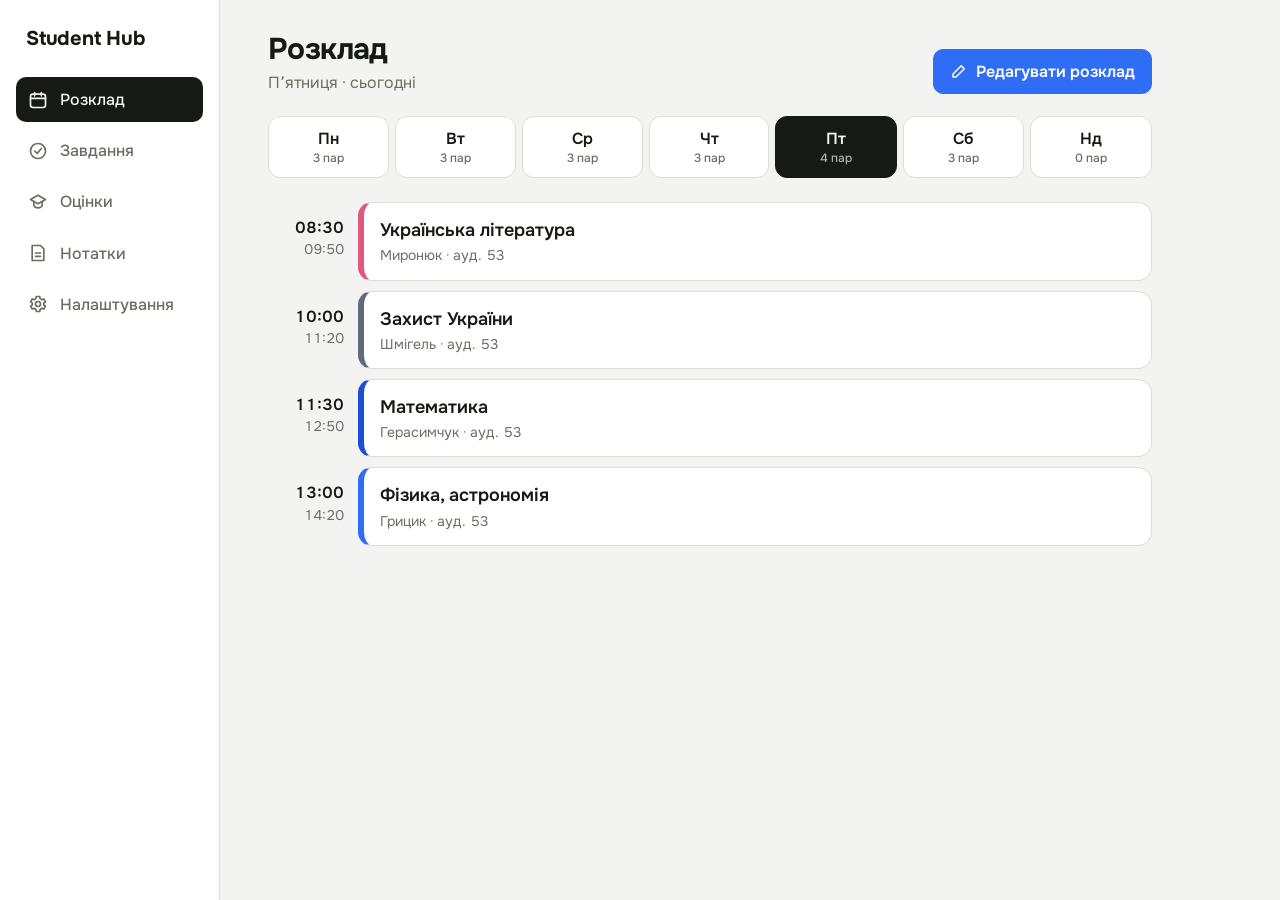
<file: index (2).html>
<!DOCTYPE html>
<html lang="uk">
<head>
<meta charset="utf-8">
<meta name="viewport" content="width=device-width, initial-scale=1, viewport-fit=cover">
<title>Student Hub</title>
<link rel="preconnect" href="https://fonts.googleapis.com">
<link rel="preconnect" href="https://fonts.gstatic.com" crossorigin>
<link href="https://fonts.googleapis.com/css2?family=Onest:wght@400;500;600;700&display=swap" rel="stylesheet">
<style>
:root{
  --bg:#f3f4f1; --surface:#ffffff; --surface-2:#eceee9; --ink:#171a14; --muted:#6a6f64;
  --line:#dcdfd7; --accent:#2f6df6; --accent-ink:#ffffff; --danger:#d23b3b; --ok:#2e9d62;
  --radius:14px; color-scheme:light;
}
:root[data-theme="dark"]{
  --bg:#12130f; --surface:#1b1d17; --surface-2:#24271f; --ink:#eef0e8; --muted:#9aa093;
  --line:#2f3329; --danger:#ff6b6b; --ok:#5fd394; color-scheme:dark;
}
*{box-sizing:border-box}
html,body{margin:0;height:100%}
body{font-family:"Onest",system-ui,-apple-system,"Segoe UI",sans-serif;background:var(--bg);color:var(--ink);font-size:16px;line-height:1.45}
button,input,select,textarea{font:inherit;color:inherit}
button{cursor:pointer}
:focus-visible{outline:2px solid var(--accent);outline-offset:2px}

.app{display:grid;grid-template-columns:220px 1fr;min-height:100%}
.side{position:sticky;top:0;height:100vh;padding:24px 16px;border-right:1px solid var(--line);display:flex;flex-direction:column;gap:6px;background:var(--surface)}
.brand{font-weight:700;font-size:20px;letter-spacing:-.01em;padding:0 10px 18px}
.nav-btn{display:flex;align-items:center;gap:12px;width:100%;text-align:left;padding:11px 12px;border:0;border-radius:10px;background:none;color:var(--muted);font-weight:500}
.nav-btn svg{width:20px;height:20px;flex:none}
.nav-btn:hover{background:var(--surface-2);color:var(--ink)}
.nav-btn[aria-current="page"]{background:var(--ink);color:var(--bg)}
.side .who{margin-top:auto;padding:12px;color:var(--muted);font-size:14px}

main{padding:32px clamp(16px,4vw,48px) 48px;max-width:980px;width:100%}
.page-head{display:flex;justify-content:space-between;align-items:flex-end;gap:16px;flex-wrap:wrap;margin-bottom:22px}
h1{font-size:30px;line-height:1.15;margin:0;letter-spacing:-.02em}
.sub{color:var(--muted);margin:4px 0 0}
.btn{display:inline-flex;align-items:center;gap:8px;padding:10px 16px;border-radius:10px;border:1px solid var(--line);background:var(--surface);font-weight:600}
.btn:hover{border-color:var(--ink)}
.btn.primary{background:var(--accent);border-color:var(--accent);color:var(--accent-ink)}
.btn.primary:hover{filter:brightness(1.08)}
.btn.danger{color:var(--danger)}
.btn.small{padding:6px 10px;font-size:14px}
.btn svg{width:18px;height:18px}

/* schedule */
.days{display:flex;gap:6px;overflow-x:auto;padding-bottom:4px;margin-bottom:20px}
.day{flex:1 0 auto;min-width:64px;padding:10px 12px;border:1px solid var(--line);border-radius:12px;background:var(--surface);text-align:center;font-weight:600}
.day small{display:block;color:var(--muted);font-weight:500;font-size:12px}
.day[aria-selected="true"]{background:var(--ink);border-color:var(--ink);color:var(--bg)}
.day[aria-selected="true"] small{color:inherit;opacity:.7}
.day.today:not([aria-selected="true"]){border-color:var(--accent)}
.lessons{display:flex;flex-direction:column;gap:10px}
.lesson{display:grid;grid-template-columns:76px 1fr;gap:14px;align-items:stretch}
.lesson .t{padding-top:14px;text-align:right;font-variant-numeric:tabular-nums;font-weight:600}
.lesson .t span{display:block;color:var(--muted);font-weight:400;font-size:14px}
.lesson .card{background:var(--surface);border:1px solid var(--line);border-left:6px solid var(--c);border-radius:var(--radius);padding:14px 16px}
.lesson.now .card{box-shadow:0 0 0 2px var(--c)}
.lesson .name{font-weight:600;font-size:18px}
.lesson .meta{color:var(--muted);font-size:14px;margin-top:2px}
.badge{display:inline-block;margin-left:8px;padding:2px 8px;border-radius:99px;background:var(--c);color:#fff;font-size:12px;font-weight:600;vertical-align:2px}
.empty{padding:40px 16px;text-align:center;color:var(--muted);border:1px dashed var(--line);border-radius:var(--radius)}

/* lists */
.panel{background:var(--surface);border:1px solid var(--line);border-radius:var(--radius);padding:16px}
.row-form{display:flex;gap:8px;flex-wrap:wrap;margin-bottom:16px}
.field{display:flex;flex-direction:column;gap:6px;min-width:0}
.field>span{font-size:13px;color:var(--muted);font-weight:500}
input[type=text],input[type=time],input[type=date],input[type=number],select,textarea{width:100%;padding:10px 12px;border-radius:10px;border:1px solid var(--line);background:var(--bg)}
input[type=color]{width:100%;height:42px;padding:3px;border-radius:10px;border:1px solid var(--line);background:var(--bg)}
.grow{flex:1 1 200px}
.item{display:flex;align-items:center;gap:12px;padding:12px 4px;border-top:1px solid var(--line)}
.item:first-child{border-top:0}
.item .body{flex:1;min-width:0}
.item .title{font-weight:500;overflow-wrap:anywhere}
.item .note{font-size:13px;color:var(--muted)}
.item.done .title{text-decoration:line-through;color:var(--muted)}
.item.late .note{color:var(--danger)}
.chk{width:22px;height:22px;accent-color:var(--ok);flex:none}
.icon-btn{border:0;background:none;color:var(--muted);padding:6px;border-radius:8px;display:inline-flex}
.icon-btn:hover{background:var(--surface-2);color:var(--ink)}
.icon-btn.del:hover{color:var(--danger)}
.icon-btn svg{width:18px;height:18px}

.stats{display:grid;grid-template-columns:repeat(auto-fit,minmax(150px,1fr));gap:10px;margin-bottom:16px}
.stat{background:var(--surface);border:1px solid var(--line);border-radius:var(--radius);padding:14px 16px}
.stat b{display:block;font-size:28px;letter-spacing:-.02em}
.stat span{color:var(--muted);font-size:14px}
.grade{min-width:44px;text-align:center;padding:4px 10px;border-radius:8px;background:var(--surface-2);font-weight:700;font-variant-numeric:tabular-nums}

.notes{display:grid;grid-template-columns:repeat(auto-fill,minmax(250px,1fr));gap:12px}
.note-card{background:var(--surface);border:1px solid var(--line);border-radius:var(--radius);padding:14px 16px;display:flex;flex-direction:column;gap:6px;cursor:pointer;text-align:left}
.note-card:hover{border-color:var(--ink)}
.note-card h3{margin:0;font-size:17px}
.note-card p{margin:0;color:var(--muted);font-size:14px;display:-webkit-box;-webkit-line-clamp:4;-webkit-box-orient:vertical;overflow:hidden;white-space:pre-wrap}

/* modal */
dialog{border:0;padding:0;border-radius:18px;background:var(--surface);color:var(--ink);width:min(560px,calc(100% - 24px));max-height:calc(100% - 24px);box-shadow:0 24px 80px rgba(0,0,0,.35)}
dialog::backdrop{background:rgba(10,12,8,.55);backdrop-filter:blur(3px)}
dialog[open]{animation:pop .18s ease-out}
@keyframes pop{from{opacity:0;transform:translateY(10px) scale(.98)}}
.m-head{display:flex;justify-content:space-between;align-items:center;padding:18px 20px 8px}
.m-head h2{margin:0;font-size:20px}
.m-body{padding:8px 20px 20px;display:flex;flex-direction:column;gap:14px}
.grid2{display:grid;grid-template-columns:1fr 1fr;gap:10px}
.chips{display:flex;gap:6px;flex-wrap:wrap}
.chip input{position:absolute;opacity:0;pointer-events:none}
.chip span{display:inline-block;padding:7px 12px;border:1px solid var(--line);border-radius:99px;font-weight:600;font-size:14px;cursor:pointer}
.chip input:checked+span{background:var(--ink);color:var(--bg);border-color:var(--ink)}
.chip input:focus-visible+span{outline:2px solid var(--accent);outline-offset:2px}
.actions{display:flex;gap:8px}
.mini-list{border-top:1px solid var(--line);padding-top:12px}
.mini-list h3{margin:0 0 4px;font-size:15px;color:var(--muted);font-weight:600}
.dot{width:12px;height:12px;border-radius:50%;background:var(--c);flex:none}
.toast{position:fixed;left:50%;bottom:24px;transform:translateX(-50%);background:var(--ink);color:var(--bg);padding:10px 16px;border-radius:10px;font-weight:500;opacity:0;pointer-events:none;transition:opacity .2s;z-index:50}
.toast.show{opacity:1}

@media (max-width:760px){
  .app{grid-template-columns:1fr;padding-bottom:70px}
  .side{position:fixed;inset:auto 0 0 0;height:auto;flex-direction:row;padding:6px 6px calc(6px + env(safe-area-inset-bottom));border-right:0;border-top:1px solid var(--line);z-index:20;gap:2px}
  .brand,.side .who{display:none}
  .nav-btn{flex-direction:column;gap:2px;padding:6px 2px;font-size:11px;justify-content:center;align-items:center;text-align:center}
  .nav-btn[aria-current="page"]{background:var(--surface-2);color:var(--ink)}
  main{padding-top:max(20px,env(safe-area-inset-top))}
  h1{font-size:25px}
  .lesson{grid-template-columns:58px 1fr;gap:10px}
}
@media (prefers-reduced-motion:reduce){dialog[open]{animation:none}.toast{transition:none}}
</style>
</head>
<body>
<div class="app">
  <nav class="side" aria-label="Розділи">
    <div class="brand">Student Hub</div>
    <button class="nav-btn" data-page="schedule"><svg viewBox="0 0 24 24" fill="none" stroke="currentColor" stroke-width="2" stroke-linecap="round" stroke-linejoin="round"><rect x="3" y="5" width="18" height="16" rx="3"/><path d="M8 3v4M16 3v4M3 10h18"/></svg>Розклад</button>
    <button class="nav-btn" data-page="tasks"><svg viewBox="0 0 24 24" fill="none" stroke="currentColor" stroke-width="2" stroke-linecap="round" stroke-linejoin="round"><circle cx="12" cy="12" r="9"/><path d="m8 12 3 3 5-6"/></svg>Завдання</button>
    <button class="nav-btn" data-page="grades"><svg viewBox="0 0 24 24" fill="none" stroke="currentColor" stroke-width="2" stroke-linecap="round" stroke-linejoin="round"><path d="M3 9l9-5 9 5-9 5-9-5z"/><path d="M7 11.5V16c0 1.5 2.5 3 5 3s5-1.500 5-3v-4.500"/></svg>Оцінки</button>
    <button class="nav-btn" data-page="notes"><svg viewBox="0 0 24 24" fill="none" stroke="currentColor" stroke-width="2" stroke-linecap="round" stroke-linejoin="round"><path d="M5 3h10l4 4v14H5z"/><path d="M9 12h6M9 16h6"/></svg>Нотатки</button>
    <button class="nav-btn" data-page="settings"><svg viewBox="0 0 24 24" fill="none" stroke="currentColor" stroke-width="2" stroke-linecap="round" stroke-linejoin="round"><circle cx="12" cy="12" r="3"/><path d="M19 12a7 7 0 0 0-.1-1.200l2-1.500-2-3.400-2.300 1a7 7 0 0 0-2-1.200L14 3h-4l-.6 2.700a7 7 0 0 0-2 1.200l-2.300-1-2 3.400 2 1.500A7 7 0 0 0 5 12c0 .4 0 .8.100 1.200l-2 1.500 2 3.400 2.300-1a7 7 0 0 0 2 1.200L10 21h4l.6-2.700a7 7 0 0 0 2-1.200l2.300 1 2-3.400-2-1.500c.1-.4.100-.8.100-1.200z"/></svg>Налаштування</button>
    <div class="who" id="who"></div>
  </nav>
  <main id="view"></main>
</div>

<dialog id="lessonDialog" aria-labelledby="lessonTitle">
  <div class="m-head">
    <h2 id="lessonTitle">Редагування розкладу</h2>
    <button class="icon-btn" id="closeLesson" aria-label="Закрити"><svg viewBox="0 0 24 24" fill="none" stroke="currentColor" stroke-width="2" stroke-linecap="round"><path d="M6 6l12 12M18 6 6 18"/></svg></button>
  </div>
  <div class="m-body">
    <div id="formTitle" style="font-weight:600">Нова пара</div>
    <div class="grid2">
      <label class="field"><span>Предмет</span><input type="text" id="fSubject" autocomplete="off"></label>
      <label class="field"><span>Аудиторія</span><input type="text" id="fRoom" autocomplete="off"></label>
      <label class="field" style="grid-column:1/-1"><span>Викладач</span><input type="text" id="fTeacher" autocomplete="off"></label>
      <label class="field"><span>Початок</span><input type="time" id="fStart" value="08:30"></label>
      <label class="field"><span>Кінець</span><input type="time" id="fEnd" value="09:50"></label>
    </div>
    <div class="field"><span>Дні</span><div class="chips" id="fDays"></div></div>
    <label class="field" style="max-width:160px"><span>Колір</span><input type="color" id="fColor" value="#2f6df6"></label>
    <div class="actions">
      <button class="btn primary" id="saveLesson">Зберегти</button>
      <button class="btn" id="cancelEdit">Скасувати</button>
    </div>
    <div class="mini-list">
      <h3 id="listTitle">Пари цього дня</h3>
      <div id="miniList"></div>
    </div>
  </div>
</dialog>

<dialog id="noteDialog" aria-labelledby="noteDlgTitle">
  <div class="m-head">
    <h2 id="noteDlgTitle">Нотатка</h2>
    <button class="icon-btn" id="closeNote" aria-label="Закрити"><svg viewBox="0 0 24 24" fill="none" stroke="currentColor" stroke-width="2" stroke-linecap="round"><path d="M6 6l12 12M18 6 6 18"/></svg></button>
  </div>
  <div class="m-body">
    <label class="field"><span>Заголовок</span><input type="text" id="nTitle"></label>
    <label class="field"><span>Текст</span><textarea id="nText" rows="8"></textarea></label>
    <div class="actions">
      <button class="btn primary" id="saveNote">Зберегти</button>
      <button class="btn danger" id="delNote">Видалити</button>
    </div>
  </div>
</dialog>

<div class="toast" id="toast" role="status"></div>

<script>
(function(){
  const KEY = 'studenthub.v2';
  const DAYS = ['Пн','Вт','Ср','Чт','Пт','Сб','Нд'];
  const DAYS_FULL = ['Понеділок','Вівторок','Середа','Четвер','Пʼятниця','Субота','Неділя'];
  /* ---- Готовий розклад 11-ІТ ---- */
  const WEEK = [['08:30','09:50'],['10:00','11:20'],['11:30','12:50'],['13:00','14:20']];
  const SAT  = [['08:00','09:00'],['09:10','10:10'],['10:20','11:20']];
  const COLORS = {'Фізична культура':'#e8743b','Українська мова':'#d9453d','Біологія, екологія':'#2e9d62','Зарубіжна література':'#a855c7','Історія: Україна і світ':'#8a6a3b','Іноземна мова':'#0ea5b7','Хімія':'#c79a00','Фізика, астрономія':'#2f6df6','Інформатика':'#4c5bd4','Українська література':'#e0577f','Географія':'#5a9a2f','Математика':'#1d4ed8','Захист України':'#5f6b7a'};
  // [день 0=Пн, номер пари, предмет, викладач]
  const PLAN = [
    [1,1,'Фізична культура','Турчик'],[1,2,'Українська мова','Миронюк'],[1,3,'Біологія, екологія','Зіняч'],
    [2,1,'Хімія','Зіняч'],[2,2,'Фізика, астрономія','Грицик'],[2,3,'Інформатика','Гребіненко'],
    [3,1,'Зарубіжна література','Ткачук'],[3,2,'Історія: Україна і світ','Коняхін'],[3,3,'Іноземна мова','Музичук'],
    [4,1,'Українська література','Миронюк'],[4,2,'Захист України','Шмігель'],[4,3,'Математика','Герасимчук'],[4,4,'Фізика, астрономія','Грицик'],
    [0,1,'Хімія','Зіняч'],[0,2,'Фізика, астрономія','Грицик'],[0,3,'Математика','Герасимчук'],
    [5,1,'Зарубіжна література','Ткачук'],[5,2,'Історія: Україна і світ','Коняхін'],[5,3,'Іноземна мова','Музичук']
  ];
  const SEED = PLAN.map(([d,n,subject,teacher],i)=>{
    const [start,end] = (d===5?SAT:WEEK)[n-1];
    return {id:'s'+i, subject, teacher, room:'53', start, end, color:COLORS[subject]||'#2f6df6', days:[d]};
  });
  const defaults = {seeded:true,seedVersion:3,lessons:SEED,tasks:[],grades:[],notes:[],settings:{name:'',theme:'light',accent:'#2f6df6'}};

  let state = load();
  let page = (function(){ try{ return location.hash.slice(1); }catch(e){ return ''; } })() || 'schedule';
  if(!['schedule','tasks','grades','notes','settings'].includes(page)) page = 'schedule';
  const todayIdx = (new Date().getDay() + 6) % 7;
  let selDay = todayIdx;
  let editingId = null;
  let editingNote = null;

  const $ = s => document.querySelector(s);
  const view = $('#view');
  const uid = () => Math.random().toString(36).slice(2,9) + Date.now().toString(36).slice(-3);
  const esc = s => String(s ?? '').replace(/[&<>"']/g, c => ({'&':'&amp;','<':'&lt;','>':'&gt;','"':'&quot;',"'":'&#39;'}[c]));

  function load(){
    try{
      const s = JSON.parse(localStorage.getItem(KEY));
      if(s){
        const st = {...structuredClone(defaults), ...s, settings:{...defaults.settings, ...(s.settings||{})}};
        const untouched = (s.lessons||[]).every(l => /^s\d+$/.test(l.id));
        if((!s.seeded && !(s.lessons||[]).length) || (s.seedVersion!==3 && untouched)){ st.lessons = structuredClone(SEED); }
        st.seeded = true; st.seedVersion = 3;
        return st;
      }
    }catch(e){}
    return structuredClone(defaults);
  }
  function save(){ try{ localStorage.setItem(KEY, JSON.stringify(state)); }catch(e){ toast('Не вдалося зберегти дані'); } }
  function toast(msg){ const t=$('#toast'); t.textContent=msg; t.classList.add('show'); clearTimeout(toast.t); toast.t=setTimeout(()=>t.classList.remove('show'),1800); }

  function applyTheme(){
    const r = document.documentElement;
    r.dataset.theme = state.settings.theme;
    r.style.setProperty('--accent', state.settings.accent);
    $('#who').textContent = state.settings.name ? 'Привіт, ' + state.settings.name : '';
  }

  const icoEdit = '<svg viewBox="0 0 24 24" fill="none" stroke="currentColor" stroke-width="2" stroke-linecap="round" stroke-linejoin="round"><path d="M4 20h4L19 9l-4-4L4 16z"/></svg>';
  const icoDel = '<svg viewBox="0 0 24 24" fill="none" stroke="currentColor" stroke-width="2" stroke-linecap="round" stroke-linejoin="round"><path d="M4 7h16M10 11v6M14 11v6M6 7l1 13h10l1-13M9 7V4h6v3"/></svg>';
  const icoPlus = '<svg viewBox="0 0 24 24" fill="none" stroke="currentColor" stroke-width="2" stroke-linecap="round"><path d="M12 5v14M5 12h14"/></svg>';

  /* ---------- routing ---------- */
  function go(p){ page = p; try{ history.replaceState(null,'','#'+p); }catch(e){} render(); }
  document.querySelectorAll('.nav-btn').forEach(b => b.addEventListener('click', () => go(b.dataset.page)));

  function render(){
    document.querySelectorAll('.nav-btn').forEach(b => b.toggleAttribute('aria-current', b.dataset.page === page) || b.removeAttribute('aria-current'));
    document.querySelectorAll('.nav-btn').forEach(b => { if(b.dataset.page===page) b.setAttribute('aria-current','page'); });
    ({schedule:rSchedule,tasks:rTasks,grades:rGrades,notes:rNotes,settings:rSettings}[page] || rSchedule)();
  }

  /* ---------- schedule ---------- */
  const toMin = t => { const [h,m] = t.split(':').map(Number); return h*60+m; };
  const dayLessons = d => state.lessons.filter(l => l.days.includes(d)).sort((a,b)=>toMin(a.start)-toMin(b.start));

  function rSchedule(){
    const list = dayLessons(selDay);
    const now = new Date(); const nowMin = now.getHours()*60+now.getMinutes();
    view.innerHTML = `
      <div class="page-head">
        <div><h1>Розклад</h1><p class="sub">${DAYS_FULL[selDay]}${selDay===todayIdx?' · сьогодні':''}</p></div>
        <button class="btn primary" id="editSchedule">${icoEdit}Редагувати розклад</button>
      </div>
      <div class="days" role="tablist">
        ${DAYS.map((d,i)=>`<button class="day ${i===todayIdx?'today':''}" role="tab" aria-selected="${i===selDay}" data-d="${i}">${d}<small>${dayLessons(i).length} пар</small></button>`).join('')}
      </div>
      <div class="lessons">
        ${list.length ? list.map(l=>{
          const live = selDay===todayIdx && nowMin>=toMin(l.start) && nowMin<toMin(l.end);
          return `<div class="lesson ${live?'now':''}" style="--c:${esc(l.color)}">
            <div class="t">${esc(l.start)}<span>${esc(l.end)}</span></div>
            <div class="card"><div class="name">${esc(l.subject)}${live?'<span class="badge">іде зараз</span>':''}</div>
            <div class="meta">${[l.teacher?esc(l.teacher):'', l.room?'ауд. '+esc(l.room):''].filter(Boolean).join(' · ')||'Без деталей'}</div></div>
          </div>`;}).join('') : `<div class="empty">На цей день пар немає.<br>Натисни «Редагувати розклад», щоб додати.</div>`}
      </div>`;
    view.querySelectorAll('.day').forEach(b => b.addEventListener('click', () => { selDay = +b.dataset.d; rSchedule(); }));
    $('#editSchedule').addEventListener('click', openLessonDialog);
  }

  /* schedule modal */
  const ld = $('#lessonDialog');
  function buildDayChips(selected){
    $('#fDays').innerHTML = DAYS.map((d,i)=>`<label class="chip"><input type="checkbox" value="${i}" ${selected.includes(i)?'checked':''}><span>${d}</span></label>`).join('');
  }
  function resetForm(){
    editingId = null;
    $('#formTitle').textContent = 'Нова пара';
    $('#fSubject').value=''; $('#fRoom').value='53'; $('#fTeacher').value='';
    $('#fStart').value='08:30'; $('#fEnd').value='09:50';
    $('#fColor').value = state.settings.accent;
    buildDayChips([selDay]);
  }
  function renderMini(){
    const list = dayLessons(selDay);
    $('#listTitle').textContent = 'Пари: ' + DAYS_FULL[selDay].toLowerCase();
    $('#miniList').innerHTML = list.length ? list.map(l=>`
      <div class="item" style="--c:${esc(l.color)}">
        <span class="dot"></span>
        <div class="body"><div class="title">${esc(l.subject)}</div><div class="note">${esc(l.start)}–${esc(l.end)}${l.teacher?' · '+esc(l.teacher):''}${l.room?' · ауд. '+esc(l.room):''}</div></div>
        <button class="icon-btn" data-edit="${l.id}" aria-label="Змінити">${icoEdit}</button>
        <button class="icon-btn del" data-del="${l.id}" aria-label="Видалити">${icoDel}</button>
      </div>`).join('') : '<div class="note" style="color:var(--muted);padding:8px 0">Поки порожньо.</div>';
    $('#miniList').querySelectorAll('[data-edit]').forEach(b=>b.addEventListener('click',()=>startEdit(b.dataset.edit)));
    $('#miniList').querySelectorAll('[data-del]').forEach(b=>b.addEventListener('click',()=>{
      state.lessons = state.lessons.filter(l=>l.id!==b.dataset.del);
      if(editingId===b.dataset.del) resetForm();
      save(); renderMini(); rSchedule(); toast('Пару видалено');
    }));
  }
  function startEdit(id){
    const l = state.lessons.find(x=>x.id===id); if(!l) return;
    editingId = id;
    $('#formTitle').textContent = 'Змінити пару';
    $('#fSubject').value=l.subject; $('#fRoom').value=l.room; $('#fTeacher').value=l.teacher||'';
    $('#fStart').value=l.start; $('#fEnd').value=l.end; $('#fColor').value=l.color;
    buildDayChips(l.days);
    $('#fSubject').focus();
  }
  function openLessonDialog(){ resetForm(); renderMini(); ld.showModal(); }
  $('#closeLesson').addEventListener('click', ()=>ld.close());
  $('#cancelEdit').addEventListener('click', resetForm);
  ld.addEventListener('click', e => { if(e.target===ld) ld.close(); });
  $('#saveLesson').addEventListener('click', () => {
    const subject = $('#fSubject').value.trim();
    const days = [...$('#fDays').querySelectorAll('input:checked')].map(i=>+i.value);
    const start = $('#fStart').value, end = $('#fEnd').value;
    if(!subject){ toast('Вкажи назву предмета'); $('#fSubject').focus(); return; }
    if(!days.length){ toast('Обери хоча б один день'); return; }
    if(!start || !end || toMin(end) <= toMin(start)){ toast('Кінець має бути пізніше за початок'); return; }
    const data = {subject, room:$('#fRoom').value.trim(), teacher:$('#fTeacher').value.trim(), start, end, color:$('#fColor').value, days};
    if(editingId){ Object.assign(state.lessons.find(l=>l.id===editingId), data); }
    else state.lessons.push({id:uid(), ...data});
    save(); toast(editingId ? 'Пару змінено' : 'Пару додано');
    resetForm(); renderMini(); rSchedule();
  });

  /* ---------- tasks ---------- */
  function rTasks(){
    const open = state.tasks.filter(t=>!t.done).length;
    const sorted = [...state.tasks].sort((a,b)=> a.done-b.done || (a.due||'9').localeCompare(b.due||'9'));
    const today = new Date().toISOString().slice(0,10);
    view.innerHTML = `
      <div class="page-head"><div><h1>Завдання</h1><p class="sub">${open ? 'Залишилось: '+open : 'Усе зроблено'}</p></div></div>
      <div class="panel">
        <form class="row-form" id="taskForm">
          <input type="text" class="grow" id="tText" placeholder="Що потрібно зробити?" aria-label="Завдання" required>
          <input type="date" id="tDue" aria-label="Термін" style="width:auto">
          <button class="btn primary" type="submit">${icoPlus}Додати</button>
        </form>
        <div>${sorted.length ? sorted.map(t=>`
          <div class="item ${t.done?'done':''} ${!t.done&&t.due&&t.due<today?'late':''}">
            <input type="checkbox" class="chk" data-id="${t.id}" ${t.done?'checked':''} aria-label="Виконано">
            <div class="body"><div class="title">${esc(t.text)}</div>${t.due?`<div class="note">${!t.done&&t.due<today?'Прострочено · ':'До '}${t.due.split('-').reverse().join('.')}</div>`:''}</div>
            <button class="icon-btn del" data-del="${t.id}" aria-label="Видалити">${icoDel}</button>
          </div>`).join('') : '<div class="empty">Завдань поки немає.</div>'}</div>
      </div>`;
    $('#taskForm').addEventListener('submit', e => {
      e.preventDefault();
      const text = $('#tText').value.trim(); if(!text) return;
      state.tasks.push({id:uid(), text, due:$('#tDue').value, done:false});
      save(); rTasks();
    });
    view.querySelectorAll('.chk').forEach(c=>c.addEventListener('change',()=>{ state.tasks.find(t=>t.id===c.dataset.id).done = c.checked; save(); rTasks(); }));
    view.querySelectorAll('[data-del]').forEach(b=>b.addEventListener('click',()=>{ state.tasks = state.tasks.filter(t=>t.id!==b.dataset.del); save(); rTasks(); }));
  }

  /* ---------- grades ---------- */
  function rGrades(){
    const g = state.grades;
    const avg = a => a.length ? (a.reduce((s,x)=>s+x.value,0)/a.length) : null;
    const bySubj = {};
    g.forEach(x => (bySubj[x.subject] ||= []).push(x));
    const total = avg(g);
    view.innerHTML = `
      <div class="page-head"><div><h1>Оцінки</h1><p class="sub">Середній бал по предметах</p></div></div>
      <div class="stats">
        <div class="stat"><b>${total===null?'—':total.toFixed(1)}</b><span>Загальний середній</span></div>
        <div class="stat"><b>${g.length}</b><span>Усього оцінок</span></div>
        <div class="stat"><b>${Object.keys(bySubj).length}</b><span>Предметів</span></div>
      </div>
      <div class="panel">
        <form class="row-form" id="gForm">
          <input type="text" class="grow" id="gSubj" list="subjList" placeholder="Предмет" aria-label="Предмет" required>
          <datalist id="subjList">${[...new Set([...state.lessons.map(l=>l.subject),...Object.keys(bySubj)])].map(s=>`<option value="${esc(s)}">`).join('')}</datalist>
          <input type="number" id="gVal" min="0" max="100" step="0.5" placeholder="Оцінка" aria-label="Оцінка" style="width:110px" required>
          <button class="btn primary" type="submit">${icoPlus}Додати</button>
        </form>
        ${Object.keys(bySubj).length ? Object.entries(bySubj).map(([s,arr])=>`
          <div class="item"><div class="body"><div class="title">${esc(s)}</div>
            <div class="note">${arr.map((x,i)=>`<button class="icon-btn" style="padding:0 4px;font-size:13px" data-del="${x.id}" title="Видалити оцінку">${esc(x.value)}</button>`).join(' ')}</div></div>
            <span class="grade">${avg(arr).toFixed(1)}</span></div>`).join('') : '<div class="empty">Додай першу оцінку.</div>'}
      </div>
      ${g.length?'<p class="sub" style="margin-top:10px;font-size:13px">Щоб видалити оцінку, натисни на неї.</p>':''}`;
    $('#gForm').addEventListener('submit', e => {
      e.preventDefault();
      const subject = $('#gSubj').value.trim(), value = parseFloat($('#gVal').value);
      if(!subject || isNaN(value)) return;
      state.grades.push({id:uid(), subject, value}); save(); rGrades();
    });
    view.querySelectorAll('[data-del]').forEach(b=>b.addEventListener('click',()=>{ state.grades = state.grades.filter(x=>x.id!==b.dataset.del); save(); rGrades(); }));
  }

  /* ---------- notes ---------- */
  const nd = $('#noteDialog');
  function rNotes(){
    view.innerHTML = `
      <div class="page-head"><div><h1>Нотатки</h1><p class="sub">${state.notes.length} шт.</p></div>
        <button class="btn primary" id="newNote">${icoPlus}Нова нотатка</button></div>
      ${state.notes.length ? `<div class="notes">${state.notes.map(n=>`<button class="note-card" data-id="${n.id}"><h3>${esc(n.title||'Без назви')}</h3><p>${esc(n.text)}</p></button>`).join('')}</div>` : '<div class="empty">Нотаток поки немає.</div>'}`;
    $('#newNote').addEventListener('click', () => openNote(null));
    view.querySelectorAll('.note-card').forEach(c=>c.addEventListener('click',()=>openNote(c.dataset.id)));
  }
  function openNote(id){
    editingNote = id;
    const n = state.notes.find(x=>x.id===id);
    $('#nTitle').value = n?n.title:''; $('#nText').value = n?n.text:'';
    $('#delNote').style.display = n ? '' : 'none';
    nd.showModal(); $('#nTitle').focus();
  }
  $('#closeNote').addEventListener('click',()=>nd.close());
  nd.addEventListener('click', e => { if(e.target===nd) nd.close(); });
  $('#saveNote').addEventListener('click', () => {
    const title = $('#nTitle').value.trim(), text = $('#nText').value;
    if(!title && !text.trim()){ nd.close(); return; }
    if(editingNote) Object.assign(state.notes.find(n=>n.id===editingNote), {title,text});
    else state.notes.unshift({id:uid(), title, text});
    save(); nd.close(); rNotes();
  });
  $('#delNote').addEventListener('click', () => { state.notes = state.notes.filter(n=>n.id!==editingNote); save(); nd.close(); rNotes(); });

  /* ---------- settings ---------- */
  function rSettings(){
    const s = state.settings;
    view.innerHTML = `
      <div class="page-head"><div><h1>Налаштування</h1></div></div>
      <div class="panel" style="display:flex;flex-direction:column;gap:16px;max-width:520px">
        <label class="field"><span>Імʼя</span><input type="text" id="sName" value="${esc(s.name)}" placeholder="Як до тебе звертатись?"></label>
        <label class="field"><span>Тема</span>
          <select id="sTheme"><option value="light" ${s.theme==='light'?'selected':''}>Світла</option><option value="dark" ${s.theme==='dark'?'selected':''}>Темна</option></select></label>
        <label class="field" style="max-width:160px"><span>Акцентний колір</span><input type="color" id="sAccent" value="${esc(s.accent)}"></label>
        <div class="actions" style="flex-wrap:wrap">
          <button class="btn" id="exp">Експортувати дані</button>
          <label class="btn" style="cursor:pointer">Імпортувати<input type="file" id="imp" accept="application/json" hidden></label>
          <button class="btn danger" id="reset">Скинути до початкових</button>
        </div>
      </div>`;
    $('#sName').addEventListener('input', e => { state.settings.name = e.target.value; save(); applyTheme(); });
    $('#sTheme').addEventListener('change', e => { state.settings.theme = e.target.value; save(); applyTheme(); });
    $('#sAccent').addEventListener('input', e => { state.settings.accent = e.target.value; save(); applyTheme(); });
    $('#exp').addEventListener('click', () => {
      const a = document.createElement('a');
      a.href = URL.createObjectURL(new Blob([JSON.stringify(state,null,2)],{type:'application/json'}));
      a.download = 'student-hub.json'; a.click(); URL.revokeObjectURL(a.href);
    });
    $('#imp').addEventListener('change', e => {
      const f = e.target.files[0]; if(!f) return;
      const r = new FileReader();
      r.onload = () => { try{ const d = JSON.parse(r.result); state = {...defaults, ...d, settings:{...defaults.settings,...(d.settings||{})}}; save(); applyTheme(); toast('Дані імпортовано'); render(); }catch(err){ toast('Файл не підходить'); } };
      r.readAsText(f);
    });
    $('#reset').addEventListener('click', () => { if(confirm('Скинути все до початкового розкладу? Твої зміни, завдання, оцінки й нотатки зникнуть.')){ state = structuredClone(defaults); save(); applyTheme(); render(); } });
  }

  applyTheme();
  render();
  setInterval(() => { if(page==='schedule' && !ld.open) rSchedule(); }, 60000);
})();
</script>
</body>
</html>
</file>
